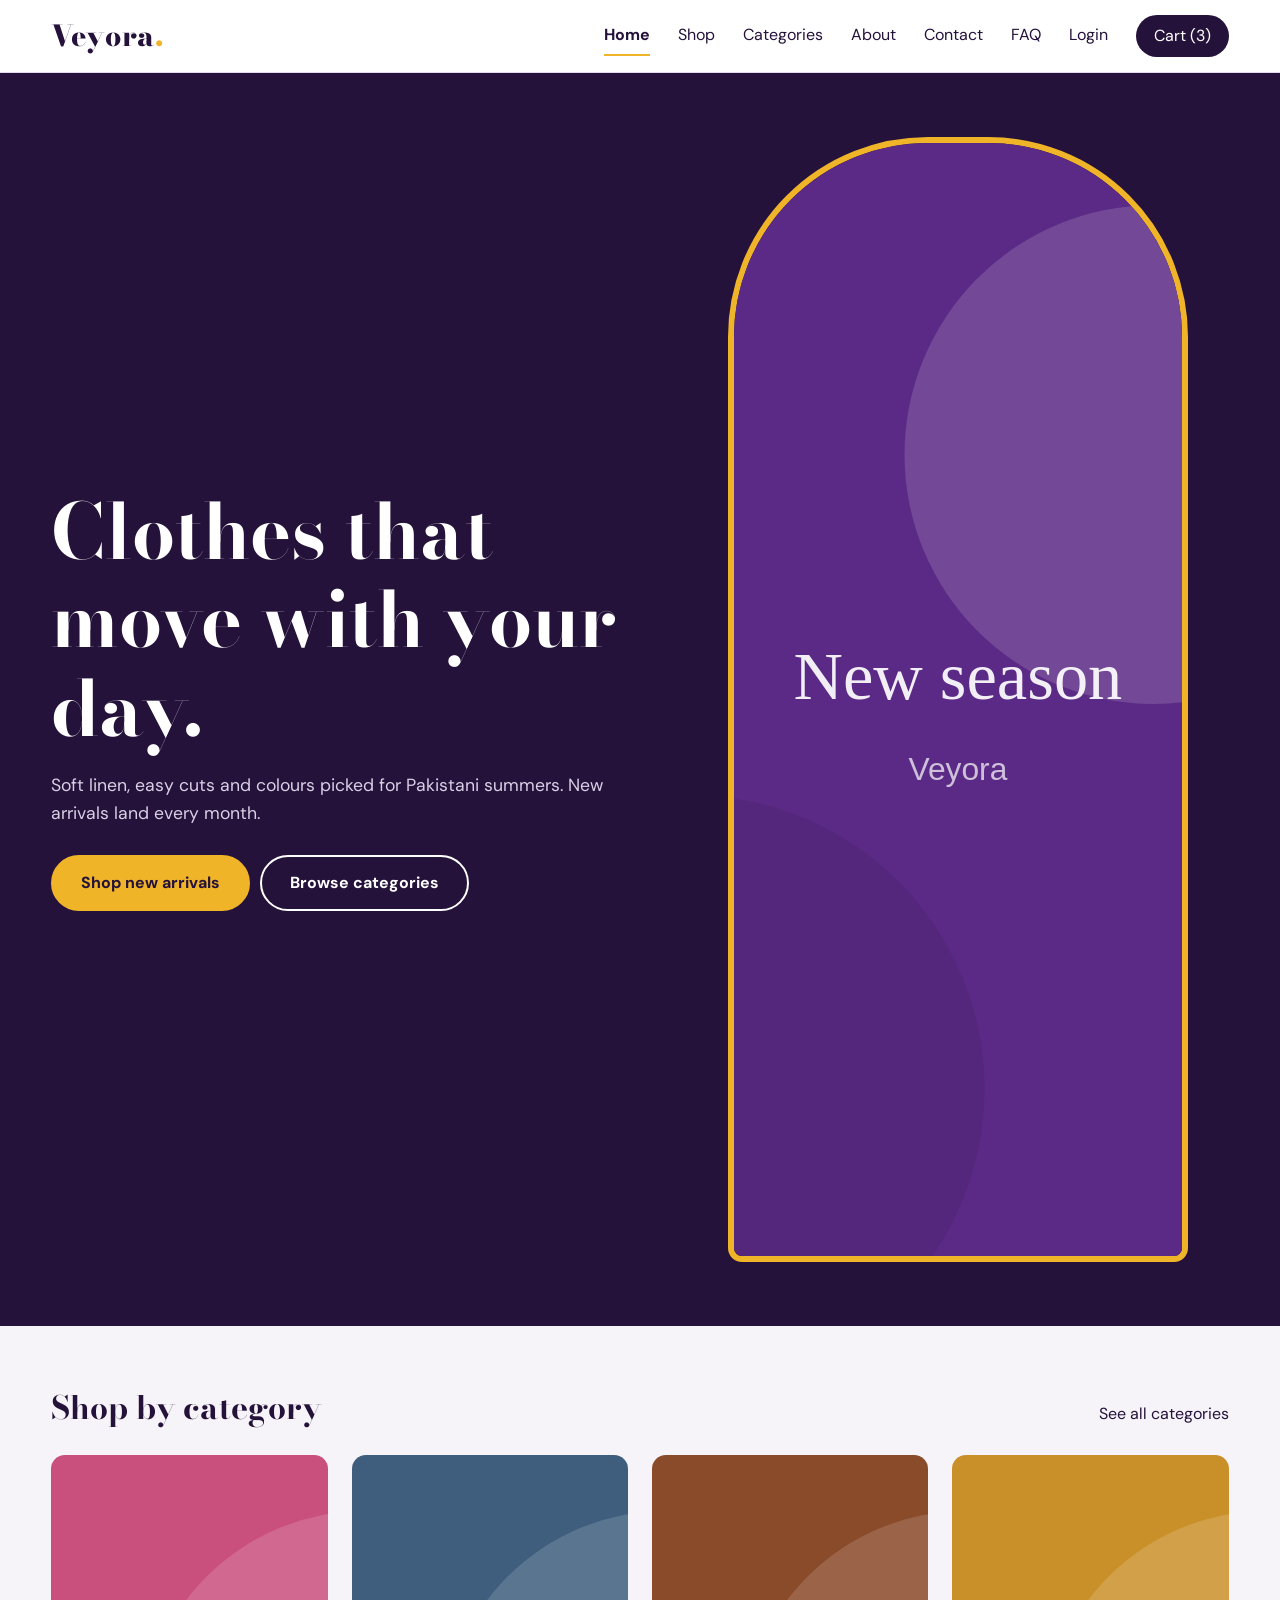
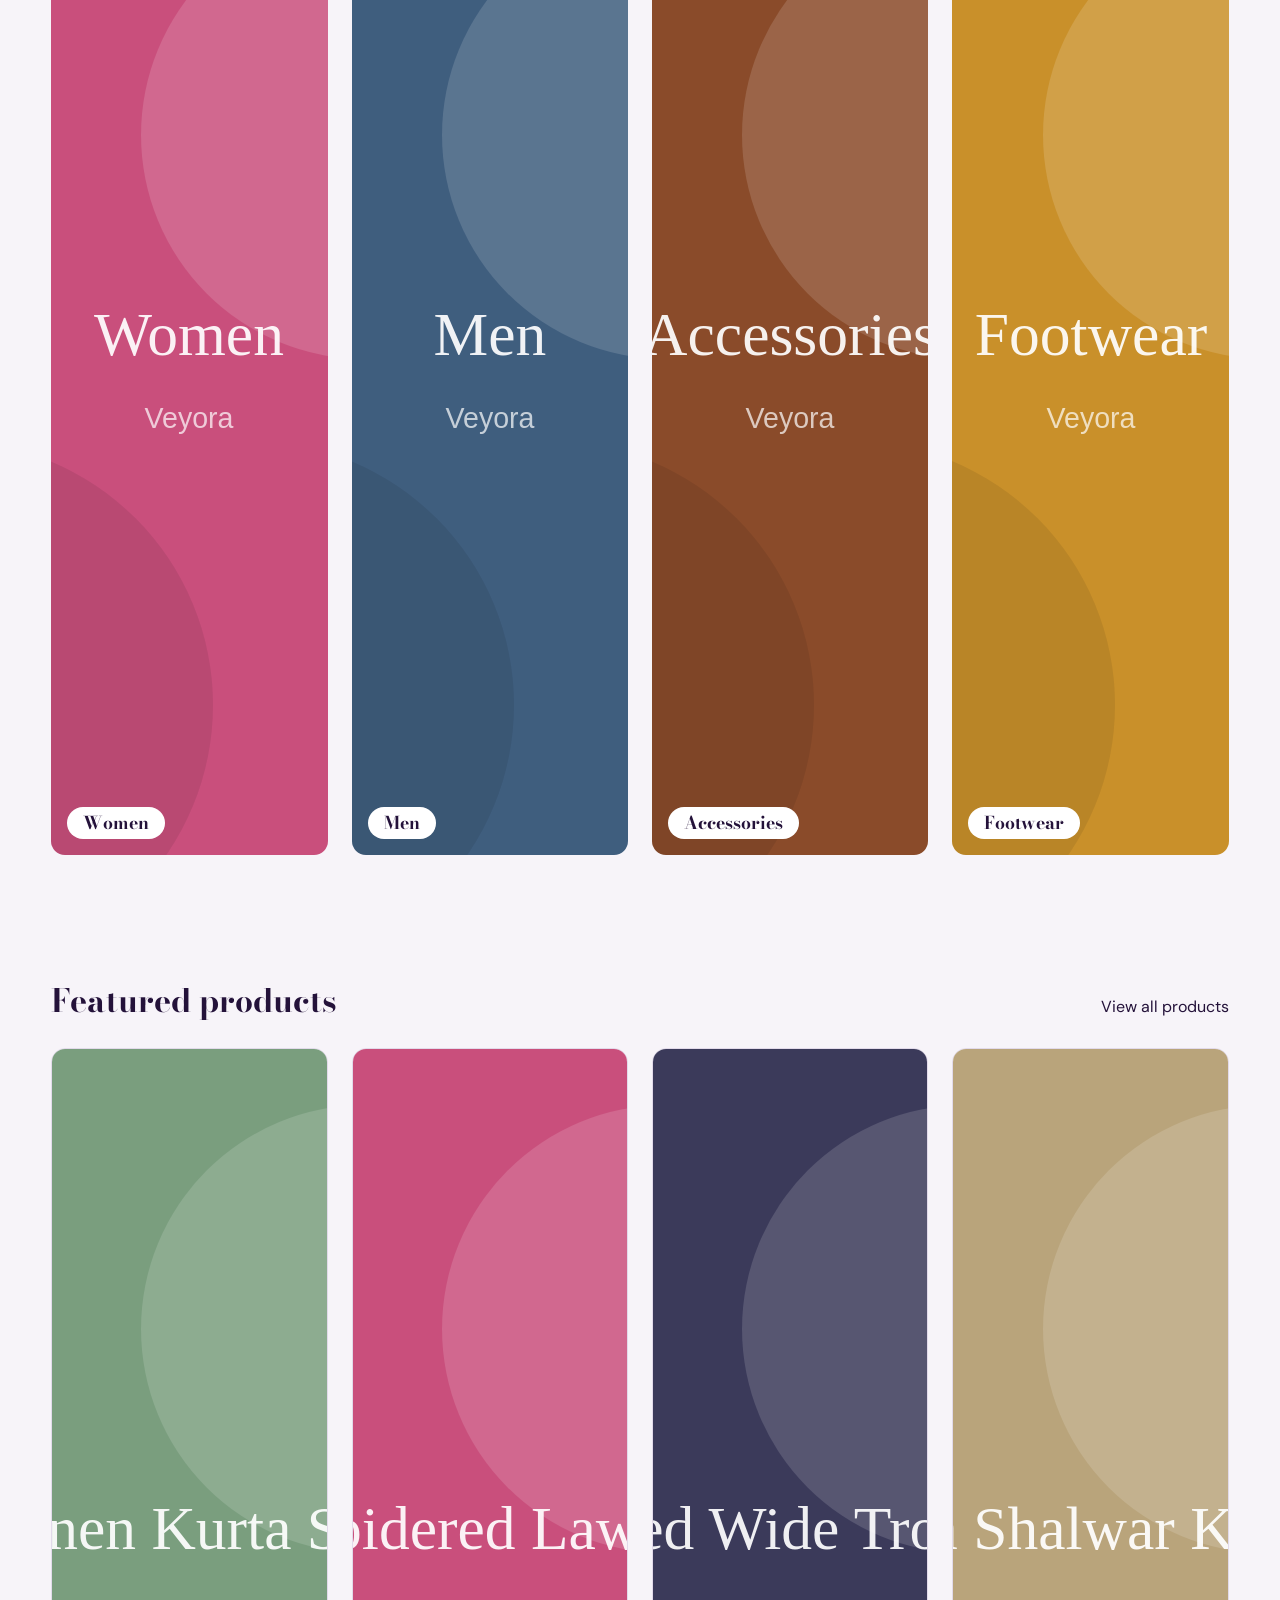
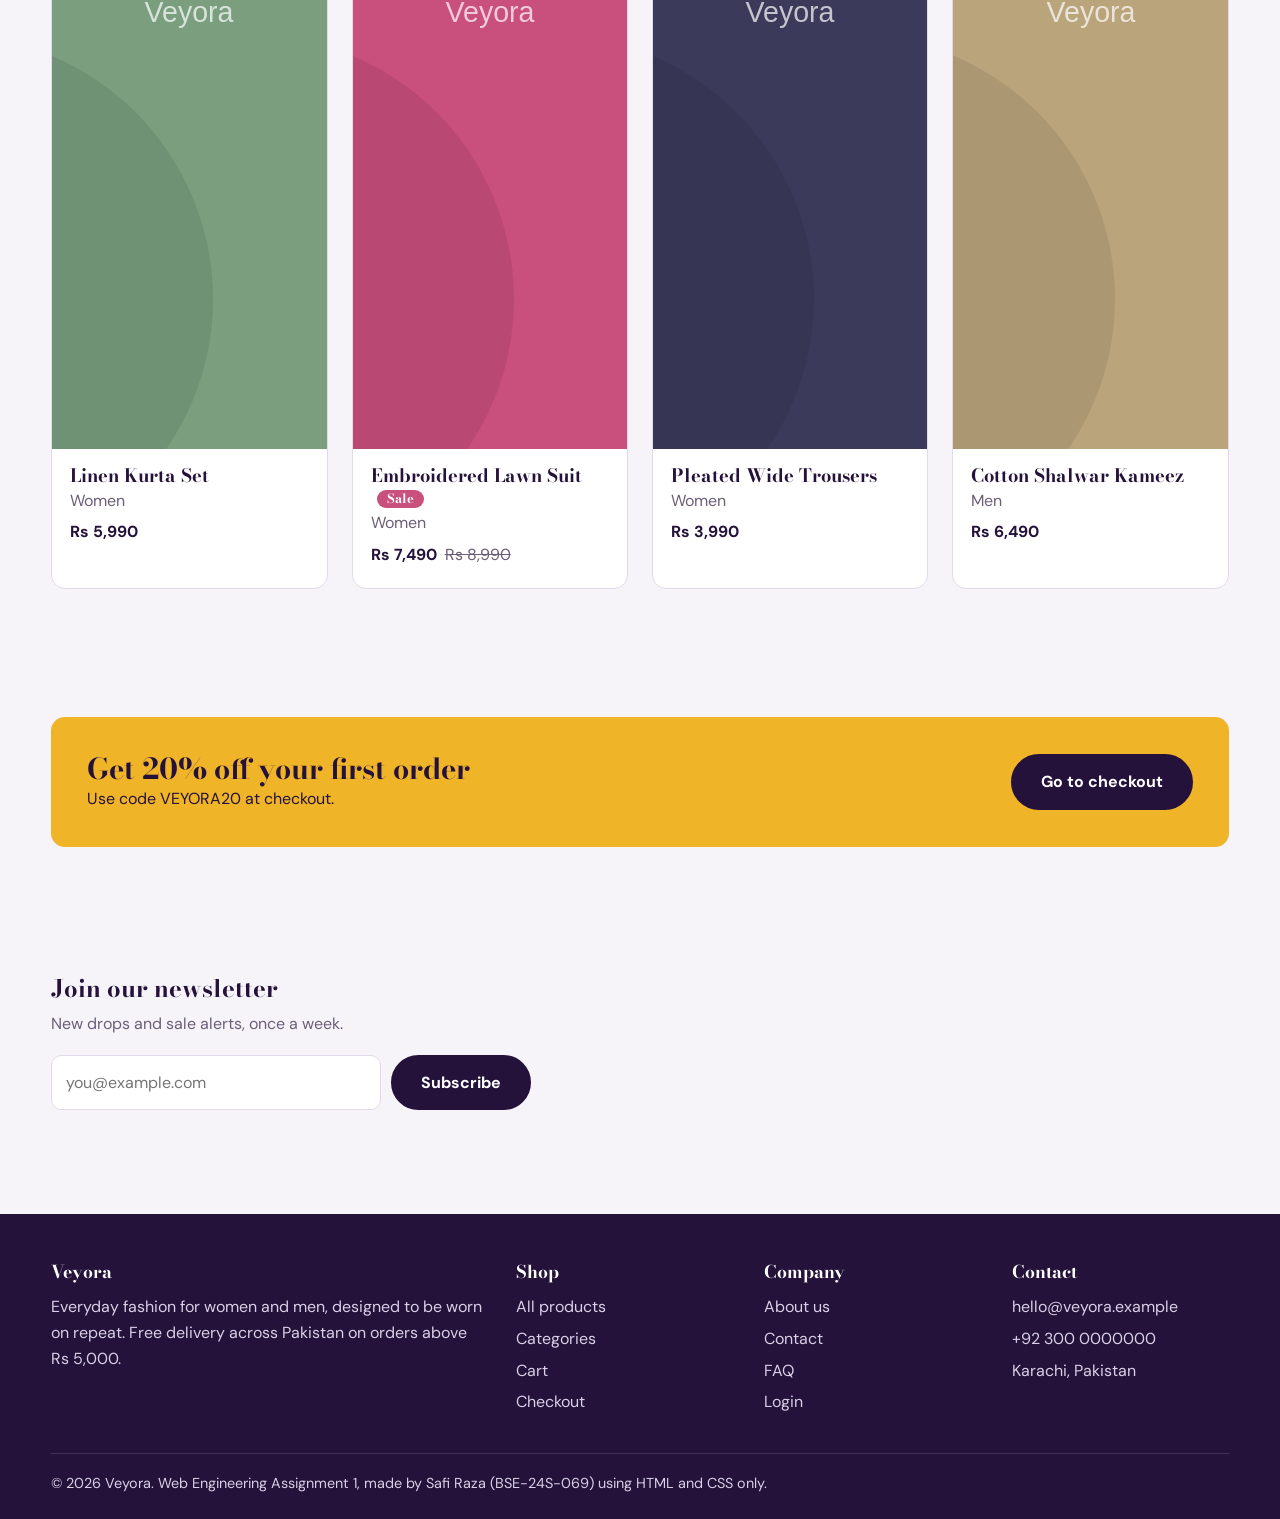
<file: index.html>
<!DOCTYPE html>
<html lang="en">
<head>
<meta charset="UTF-8">
<meta name="viewport" content="width=device-width, initial-scale=1">
<meta name="description" content="Veyora is a fashion store with everyday clothing, bags and footwear.">
<title>Home | Veyora</title>
<link rel="preconnect" href="https://fonts.googleapis.com">
<link rel="preconnect" href="https://fonts.gstatic.com" crossorigin>
<link href="https://fonts.googleapis.com/css2?family=Bodoni+Moda:wght@600;800&family=DM+Sans:wght@400;500;700&display=swap" rel="stylesheet">
<link rel="stylesheet" href="css/style.css">
</head>
<body>
<header class="site-header">
  <div class="container bar">
    <a class="logo" href="index.html">Veyora<span>.</span></a>
    <input type="checkbox" id="menu-toggle" class="menu-toggle" aria-label="Open menu">
    <label for="menu-toggle" class="burger" aria-hidden="true"><span></span><span></span><span></span></label>
    <nav class="nav" aria-label="Main navigation">
      <a href="index.html" aria-current="page">Home</a>
      <a href="shop.html">Shop</a>
      <a href="categories.html">Categories</a>
      <a href="about.html">About</a>
      <a href="contact.html">Contact</a>
      <a href="faq.html">FAQ</a>
      <a href="login.html">Login</a>
      <a class="cart-link" href="cart.html">Cart (3)</a>
    </nav>
  </div>
</header>
<main>
<section class="hero"><div class="container hero-inner">
  <div><h1>Clothes that move with your day.</h1><p>Soft linen, easy cuts and colours picked for Pakistani summers. New arrivals land every month.</p>
  <a class="btn" href="shop.html">Shop new arrivals</a><a class="btn btn-outline" href="categories.html">Browse categories</a></div>
  <img src="images/hero.svg" alt="Veyora new season collection banner" width="900" height="1125">
</div></section>
<section class="section"><div class="container"><div class="section-head"><h2>Shop by category</h2><a href="categories.html">See all categories</a></div>
<div class="grid grid-4"><a class="cat-card" href="shop.html"><img src="images/cat-women.svg" alt="Women category" width="800" height="1000"><h3>Women</h3></a>
<a class="cat-card" href="shop.html"><img src="images/cat-men.svg" alt="Men category" width="800" height="1000"><h3>Men</h3></a>
<a class="cat-card" href="shop.html"><img src="images/cat-accessories.svg" alt="Accessories category" width="800" height="1000"><h3>Accessories</h3></a>
<a class="cat-card" href="shop.html"><img src="images/cat-footwear.svg" alt="Footwear category" width="800" height="1000"><h3>Footwear</h3></a></div></div></section>
<section class="section"><div class="container"><div class="section-head"><h2>Featured products</h2><a href="shop.html">View all products</a></div>
<div class="grid grid-4"><article class="card"><a href="product.html"><img src="images/p1.svg" alt="Linen Kurta Set in women collection" width="800" height="1000"></a>
<div class="card-body"><h3><a href="product.html">Linen Kurta Set</a></h3><p class="muted">Women</p><p class="price">Rs 5,990</p></div></article>
<article class="card"><a href="product.html"><img src="images/p2.svg" alt="Embroidered Lawn Suit in women collection" width="800" height="1000"></a>
<div class="card-body"><h3><a href="product.html">Embroidered Lawn Suit</a><span class="badge">Sale</span></h3><p class="muted">Women</p><p class="price">Rs 7,490<del>Rs 8,990</del></p></div></article>
<article class="card"><a href="product.html"><img src="images/p3.svg" alt="Pleated Wide Trousers in women collection" width="800" height="1000"></a>
<div class="card-body"><h3><a href="product.html">Pleated Wide Trousers</a></h3><p class="muted">Women</p><p class="price">Rs 3,990</p></div></article>
<article class="card"><a href="product.html"><img src="images/p4.svg" alt="Cotton Shalwar Kameez in men collection" width="800" height="1000"></a>
<div class="card-body"><h3><a href="product.html">Cotton Shalwar Kameez</a></h3><p class="muted">Men</p><p class="price">Rs 6,490</p></div></article></div></div></section>
<section class="section"><div class="container"><div class="offer"><div><h2>Get 20% off your first order</h2><p>Use code VEYORA20 at checkout.</p></div><a class="btn btn-dark" href="checkout.html">Go to checkout</a></div></div></section>
<section class="section"><div class="container"><h2>Join our newsletter</h2><p class="muted" style="margin:8px 0 18px">New drops and sale alerts, once a week.</p>
<form class="newsletter" action="#" method="get"><label for="nl-email" class="sr" style="display:none">Email</label><input id="nl-email" type="email" name="email" placeholder="you@example.com" required><button class="btn btn-dark" type="submit">Subscribe</button></form></div></section>
</main>
<footer class="site-footer">
  <div class="container">
    <div class="footer-grid">
      <div><h3>Veyora</h3><p>Everyday fashion for women and men, designed to be worn on repeat. Free delivery across Pakistan on orders above Rs 5,000.</p></div>
      <div><h3>Shop</h3><ul><li><a href="shop.html">All products</a></li><li><a href="categories.html">Categories</a></li><li><a href="cart.html">Cart</a></li><li><a href="checkout.html">Checkout</a></li></ul></div>
      <div><h3>Company</h3><ul><li><a href="about.html">About us</a></li><li><a href="contact.html">Contact</a></li><li><a href="faq.html">FAQ</a></li><li><a href="login.html">Login</a></li></ul></div>
      <div><h3>Contact</h3><ul><li>hello@veyora.example</li><li>+92 300 0000000</li><li>Karachi, Pakistan</li></ul></div>
    </div>
    <p class="copy">&copy; 2026 Veyora. Web Engineering Assignment 1, made by Safi Raza (BSE-24S-069) using HTML and CSS only.</p>
  </div>
</footer>
</body>
</html>
</file>
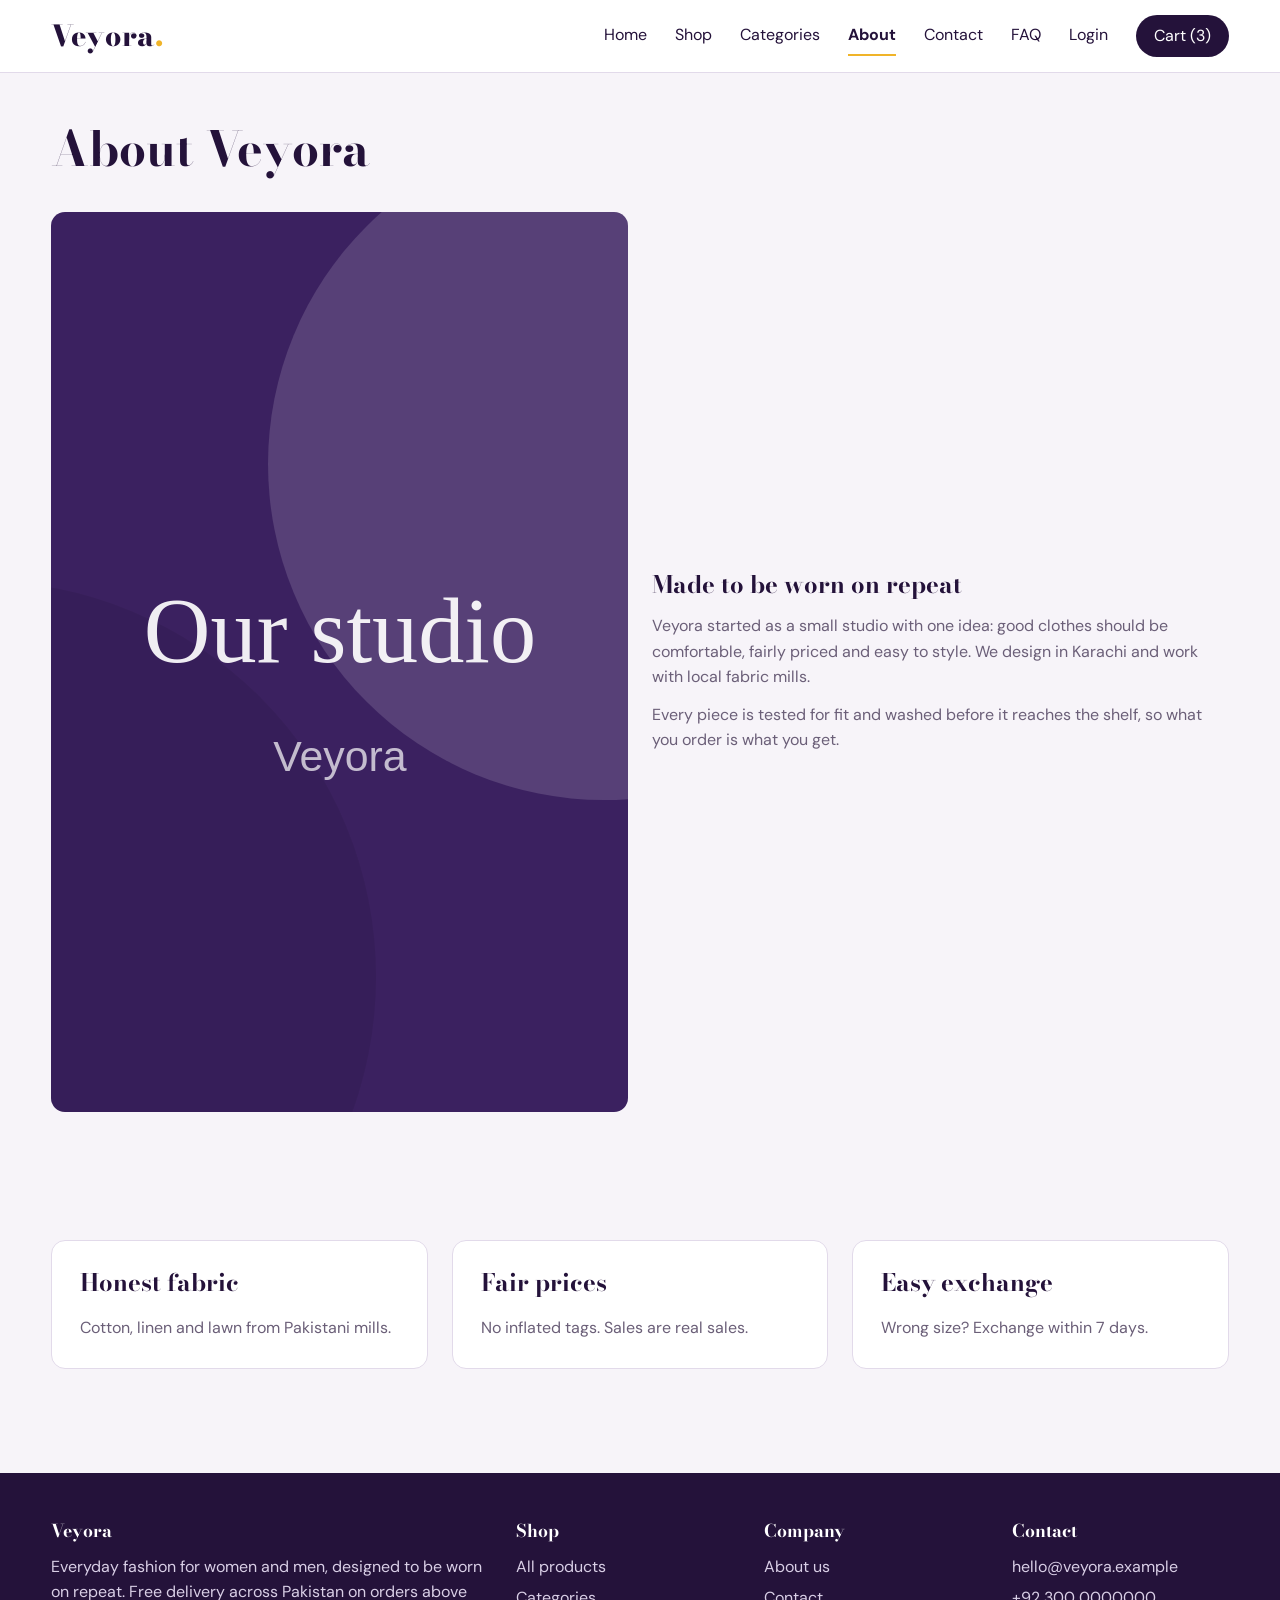
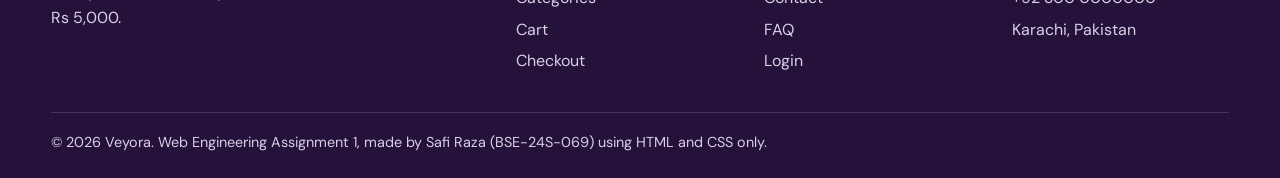
<file: about.html>
<!DOCTYPE html>
<html lang="en">
<head>
<meta charset="UTF-8">
<meta name="viewport" content="width=device-width, initial-scale=1">
<meta name="description" content="About the Veyora fashion brand.">
<title>About | Veyora</title>
<link rel="preconnect" href="https://fonts.googleapis.com">
<link rel="preconnect" href="https://fonts.gstatic.com" crossorigin>
<link href="https://fonts.googleapis.com/css2?family=Bodoni+Moda:wght@600;800&family=DM+Sans:wght@400;500;700&display=swap" rel="stylesheet">
<link rel="stylesheet" href="css/style.css">
</head>
<body>
<header class="site-header">
  <div class="container bar">
    <a class="logo" href="index.html">Veyora<span>.</span></a>
    <input type="checkbox" id="menu-toggle" class="menu-toggle" aria-label="Open menu">
    <label for="menu-toggle" class="burger" aria-hidden="true"><span></span><span></span><span></span></label>
    <nav class="nav" aria-label="Main navigation">
      <a href="index.html">Home</a>
      <a href="shop.html">Shop</a>
      <a href="categories.html">Categories</a>
      <a href="about.html" aria-current="page">About</a>
      <a href="contact.html">Contact</a>
      <a href="faq.html">FAQ</a>
      <a href="login.html">Login</a>
      <a class="cart-link" href="cart.html">Cart (3)</a>
    </nav>
  </div>
</header>
<main>
<section class="page-title"><div class="container"><h1>About Veyora</h1></div></section><section class="section" style="padding-top:28px"><div class="container grid grid-2" style="align-items:center">
<img class="about-img" src="images/about.svg" alt="Veyora design studio" width="1200" height="900">
<div><h2 style="margin-bottom:14px">Made to be worn on repeat</h2><p class="muted" style="margin-bottom:12px">Veyora started as a small studio with one idea: good clothes should be comfortable, fairly priced and easy to style. We design in Karachi and work with local fabric mills.</p>
<p class="muted">Every piece is tested for fit and washed before it reaches the shelf, so what you order is what you get.</p></div></div></section>
<section class="section"><div class="container grid grid-3">
<div class="panel"><h2>Honest fabric</h2><p class="muted">Cotton, linen and lawn from Pakistani mills.</p></div>
<div class="panel"><h2>Fair prices</h2><p class="muted">No inflated tags. Sales are real sales.</p></div>
<div class="panel"><h2>Easy exchange</h2><p class="muted">Wrong size? Exchange within 7 days.</p></div></div></section>
</main>
<footer class="site-footer">
  <div class="container">
    <div class="footer-grid">
      <div><h3>Veyora</h3><p>Everyday fashion for women and men, designed to be worn on repeat. Free delivery across Pakistan on orders above Rs 5,000.</p></div>
      <div><h3>Shop</h3><ul><li><a href="shop.html">All products</a></li><li><a href="categories.html">Categories</a></li><li><a href="cart.html">Cart</a></li><li><a href="checkout.html">Checkout</a></li></ul></div>
      <div><h3>Company</h3><ul><li><a href="about.html">About us</a></li><li><a href="contact.html">Contact</a></li><li><a href="faq.html">FAQ</a></li><li><a href="login.html">Login</a></li></ul></div>
      <div><h3>Contact</h3><ul><li>hello@veyora.example</li><li>+92 300 0000000</li><li>Karachi, Pakistan</li></ul></div>
    </div>
    <p class="copy">&copy; 2026 Veyora. Web Engineering Assignment 1, made by Safi Raza (BSE-24S-069) using HTML and CSS only.</p>
  </div>
</footer>
</body>
</html>
</file>
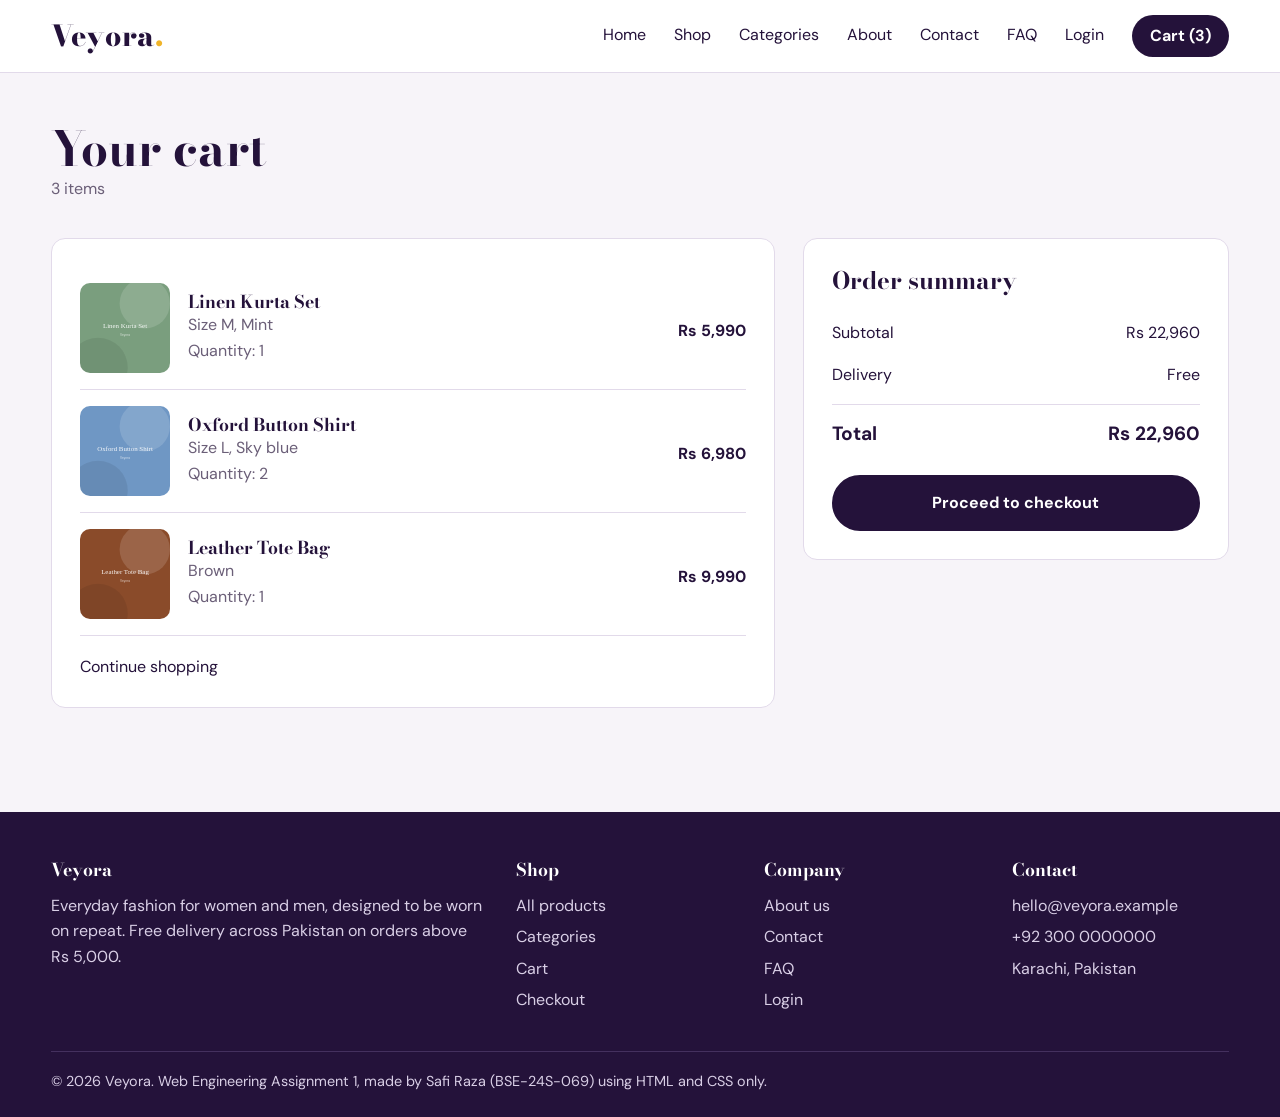
<file: cart.html>
<!DOCTYPE html>
<html lang="en">
<head>
<meta charset="UTF-8">
<meta name="viewport" content="width=device-width, initial-scale=1">
<meta name="description" content="Review the items in your Veyora cart.">
<title>Cart | Veyora</title>
<link rel="preconnect" href="https://fonts.googleapis.com">
<link rel="preconnect" href="https://fonts.gstatic.com" crossorigin>
<link href="https://fonts.googleapis.com/css2?family=Bodoni+Moda:wght@600;800&family=DM+Sans:wght@400;500;700&display=swap" rel="stylesheet">
<link rel="stylesheet" href="css/style.css">
</head>
<body>
<header class="site-header">
  <div class="container bar">
    <a class="logo" href="index.html">Veyora<span>.</span></a>
    <input type="checkbox" id="menu-toggle" class="menu-toggle" aria-label="Open menu">
    <label for="menu-toggle" class="burger" aria-hidden="true"><span></span><span></span><span></span></label>
    <nav class="nav" aria-label="Main navigation">
      <a href="index.html">Home</a>
      <a href="shop.html">Shop</a>
      <a href="categories.html">Categories</a>
      <a href="about.html">About</a>
      <a href="contact.html">Contact</a>
      <a href="faq.html">FAQ</a>
      <a href="login.html">Login</a>
      <a class="cart-link" href="cart.html" aria-current="page">Cart (3)</a>
    </nav>
  </div>
</header>
<main>
<section class="page-title"><div class="container"><h1>Your cart</h1><p class="muted">3 items</p></div></section><section class="section" style="padding-top:28px"><div class="container layout-side">
<div class="panel"><div class="cart-item"><img src="images/p1.svg" alt="Linen Kurta Set" width="90" height="90"><div><h3 style="font-size:1.1rem">Linen Kurta Set</h3><p class="muted">Size M, Mint</p><p class="muted">Quantity: 1</p></div><p class="price">Rs 5,990</p></div><div class="cart-item"><img src="images/p5.svg" alt="Oxford Button Shirt" width="90" height="90"><div><h3 style="font-size:1.1rem">Oxford Button Shirt</h3><p class="muted">Size L, Sky blue</p><p class="muted">Quantity: 2</p></div><p class="price">Rs 6,980</p></div><div class="cart-item"><img src="images/p7.svg" alt="Leather Tote Bag" width="90" height="90"><div><h3 style="font-size:1.1rem">Leather Tote Bag</h3><p class="muted">Brown</p><p class="muted">Quantity: 1</p></div><p class="price">Rs 9,990</p></div>
<p style="margin-top:18px"><a href="shop.html">Continue shopping</a></p></div>
<aside class="panel"><h2>Order summary</h2>
<div class="summary-row"><span>Subtotal</span><span>Rs 22,960</span></div><div class="summary-row"><span>Delivery</span><span>Free</span></div>
<div class="summary-row summary-total"><span>Total</span><span>Rs 22,960</span></div>
<p style="margin-top:18px"><a class="btn btn-dark btn-block" href="checkout.html">Proceed to checkout</a></p></aside></div></section>
</main>
<footer class="site-footer">
  <div class="container">
    <div class="footer-grid">
      <div><h3>Veyora</h3><p>Everyday fashion for women and men, designed to be worn on repeat. Free delivery across Pakistan on orders above Rs 5,000.</p></div>
      <div><h3>Shop</h3><ul><li><a href="shop.html">All products</a></li><li><a href="categories.html">Categories</a></li><li><a href="cart.html">Cart</a></li><li><a href="checkout.html">Checkout</a></li></ul></div>
      <div><h3>Company</h3><ul><li><a href="about.html">About us</a></li><li><a href="contact.html">Contact</a></li><li><a href="faq.html">FAQ</a></li><li><a href="login.html">Login</a></li></ul></div>
      <div><h3>Contact</h3><ul><li>hello@veyora.example</li><li>+92 300 0000000</li><li>Karachi, Pakistan</li></ul></div>
    </div>
    <p class="copy">&copy; 2026 Veyora. Web Engineering Assignment 1, made by Safi Raza (BSE-24S-069) using HTML and CSS only.</p>
  </div>
</footer>
</body>
</html>
</file>
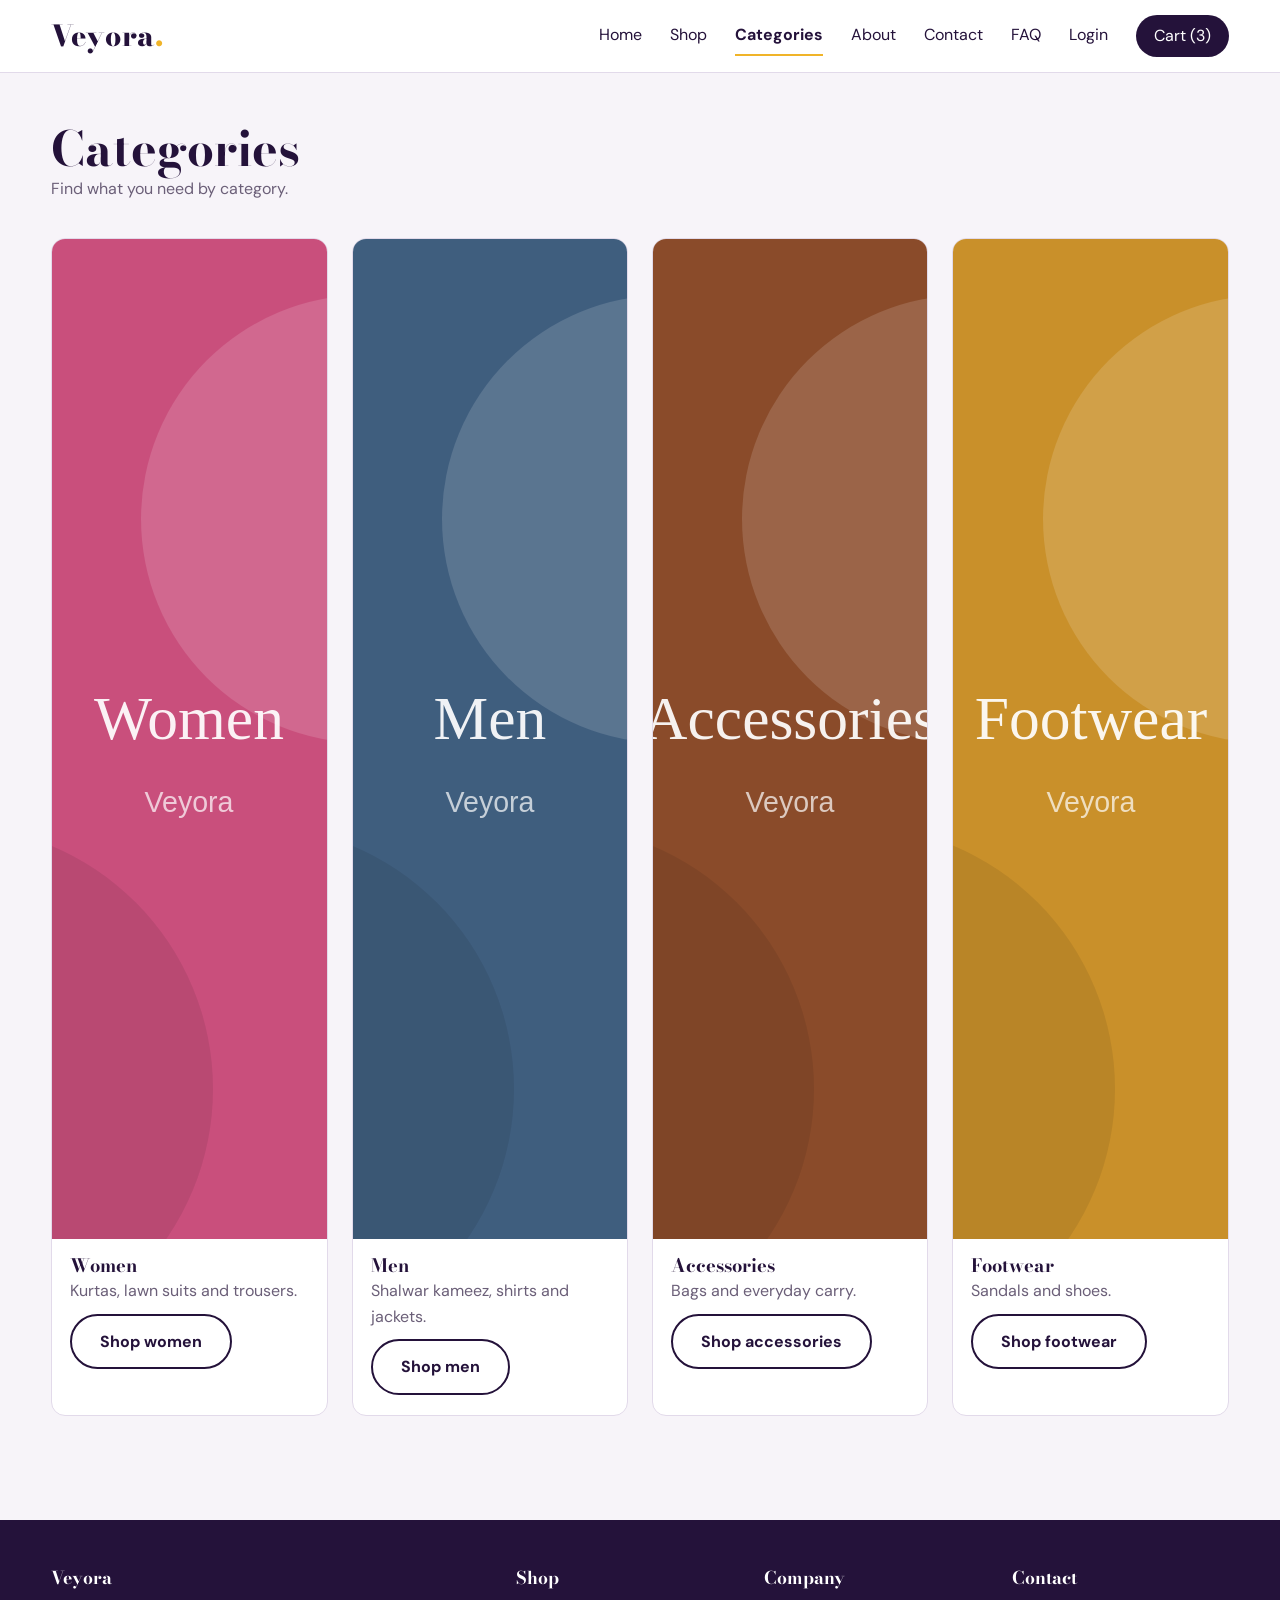
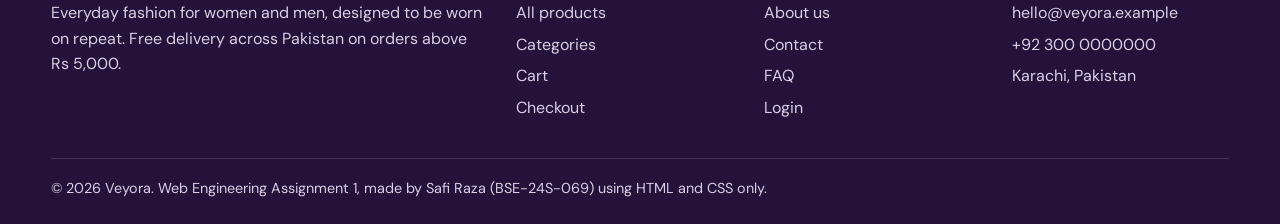
<file: categories.html>
<!DOCTYPE html>
<html lang="en">
<head>
<meta charset="UTF-8">
<meta name="viewport" content="width=device-width, initial-scale=1">
<meta name="description" content="Veyora product categories.">
<title>Categories | Veyora</title>
<link rel="preconnect" href="https://fonts.googleapis.com">
<link rel="preconnect" href="https://fonts.gstatic.com" crossorigin>
<link href="https://fonts.googleapis.com/css2?family=Bodoni+Moda:wght@600;800&family=DM+Sans:wght@400;500;700&display=swap" rel="stylesheet">
<link rel="stylesheet" href="css/style.css">
</head>
<body>
<header class="site-header">
  <div class="container bar">
    <a class="logo" href="index.html">Veyora<span>.</span></a>
    <input type="checkbox" id="menu-toggle" class="menu-toggle" aria-label="Open menu">
    <label for="menu-toggle" class="burger" aria-hidden="true"><span></span><span></span><span></span></label>
    <nav class="nav" aria-label="Main navigation">
      <a href="index.html">Home</a>
      <a href="shop.html">Shop</a>
      <a href="categories.html" aria-current="page">Categories</a>
      <a href="about.html">About</a>
      <a href="contact.html">Contact</a>
      <a href="faq.html">FAQ</a>
      <a href="login.html">Login</a>
      <a class="cart-link" href="cart.html">Cart (3)</a>
    </nav>
  </div>
</header>
<main>
<section class="page-title"><div class="container"><h1>Categories</h1><p class="muted">Find what you need by category.</p></div></section><section class="section" style="padding-top:28px"><div class="container"><div class="grid grid-4"><article class="card"><a href="shop.html"><img src="images/cat-women.svg" alt="Women category" width="800" height="1000"></a><div class="card-body"><h3>Women</h3><p class="muted">Kurtas, lawn suits and trousers.</p><p style="margin-top:10px"><a class="btn btn-outline" href="shop.html">Shop women</a></p></div></article><article class="card"><a href="shop.html"><img src="images/cat-men.svg" alt="Men category" width="800" height="1000"></a><div class="card-body"><h3>Men</h3><p class="muted">Shalwar kameez, shirts and jackets.</p><p style="margin-top:10px"><a class="btn btn-outline" href="shop.html">Shop men</a></p></div></article><article class="card"><a href="shop.html"><img src="images/cat-accessories.svg" alt="Accessories category" width="800" height="1000"></a><div class="card-body"><h3>Accessories</h3><p class="muted">Bags and everyday carry.</p><p style="margin-top:10px"><a class="btn btn-outline" href="shop.html">Shop accessories</a></p></div></article><article class="card"><a href="shop.html"><img src="images/cat-footwear.svg" alt="Footwear category" width="800" height="1000"></a><div class="card-body"><h3>Footwear</h3><p class="muted">Sandals and shoes.</p><p style="margin-top:10px"><a class="btn btn-outline" href="shop.html">Shop footwear</a></p></div></article></div></div></section>
</main>
<footer class="site-footer">
  <div class="container">
    <div class="footer-grid">
      <div><h3>Veyora</h3><p>Everyday fashion for women and men, designed to be worn on repeat. Free delivery across Pakistan on orders above Rs 5,000.</p></div>
      <div><h3>Shop</h3><ul><li><a href="shop.html">All products</a></li><li><a href="categories.html">Categories</a></li><li><a href="cart.html">Cart</a></li><li><a href="checkout.html">Checkout</a></li></ul></div>
      <div><h3>Company</h3><ul><li><a href="about.html">About us</a></li><li><a href="contact.html">Contact</a></li><li><a href="faq.html">FAQ</a></li><li><a href="login.html">Login</a></li></ul></div>
      <div><h3>Contact</h3><ul><li>hello@veyora.example</li><li>+92 300 0000000</li><li>Karachi, Pakistan</li></ul></div>
    </div>
    <p class="copy">&copy; 2026 Veyora. Web Engineering Assignment 1, made by Safi Raza (BSE-24S-069) using HTML and CSS only.</p>
  </div>
</footer>
</body>
</html>
</file>
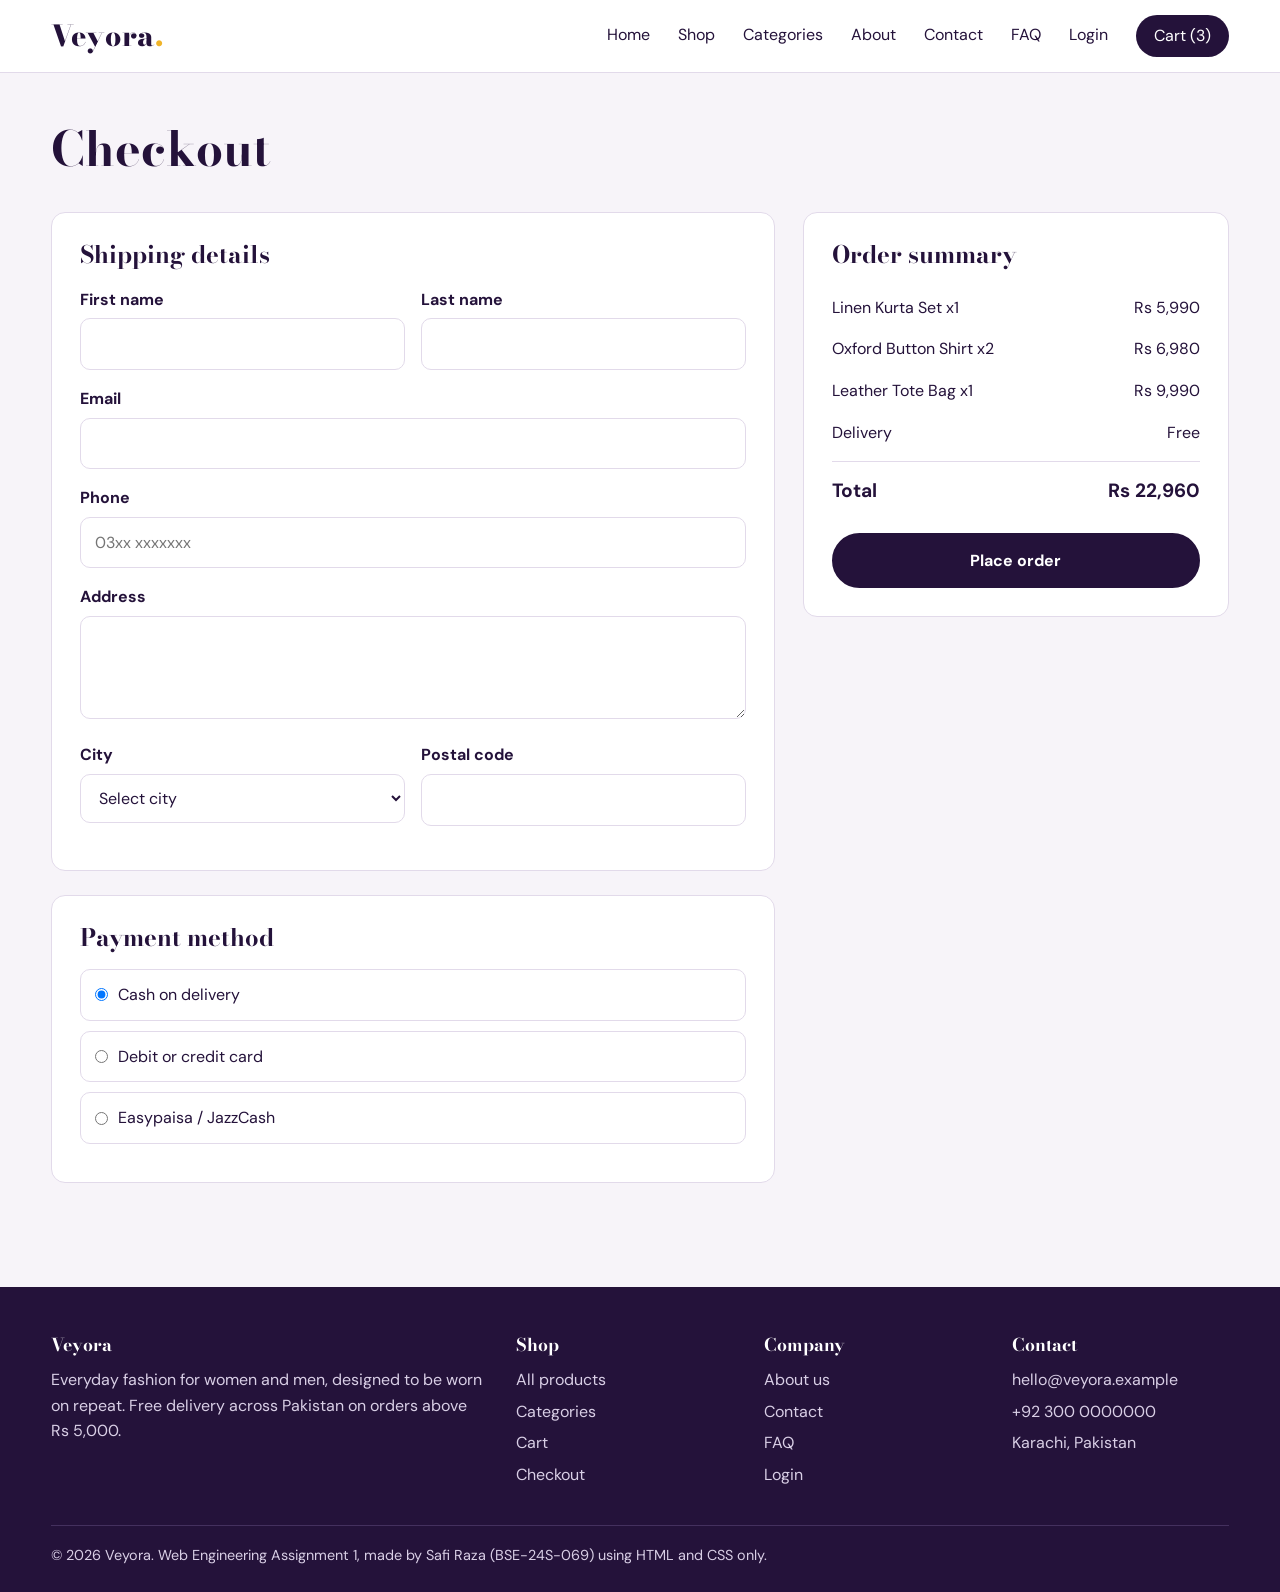
<file: checkout.html>
<!DOCTYPE html>
<html lang="en">
<head>
<meta charset="UTF-8">
<meta name="viewport" content="width=device-width, initial-scale=1">
<meta name="description" content="Enter shipping and payment details.">
<title>Checkout | Veyora</title>
<link rel="preconnect" href="https://fonts.googleapis.com">
<link rel="preconnect" href="https://fonts.gstatic.com" crossorigin>
<link href="https://fonts.googleapis.com/css2?family=Bodoni+Moda:wght@600;800&family=DM+Sans:wght@400;500;700&display=swap" rel="stylesheet">
<link rel="stylesheet" href="css/style.css">
</head>
<body>
<header class="site-header">
  <div class="container bar">
    <a class="logo" href="index.html">Veyora<span>.</span></a>
    <input type="checkbox" id="menu-toggle" class="menu-toggle" aria-label="Open menu">
    <label for="menu-toggle" class="burger" aria-hidden="true"><span></span><span></span><span></span></label>
    <nav class="nav" aria-label="Main navigation">
      <a href="index.html">Home</a>
      <a href="shop.html">Shop</a>
      <a href="categories.html">Categories</a>
      <a href="about.html">About</a>
      <a href="contact.html">Contact</a>
      <a href="faq.html">FAQ</a>
      <a href="login.html">Login</a>
      <a class="cart-link" href="cart.html">Cart (3)</a>
    </nav>
  </div>
</header>
<main>
<section class="page-title"><div class="container"><h1>Checkout</h1></div></section><section class="section" style="padding-top:28px"><div class="container"><form class="layout-side" action="index.html" method="get">
<div><div class="panel" style="margin-bottom:24px"><h2>Shipping details</h2>
<div class="form-row"><div class="field"><label for="fn">First name</label><input id="fn" name="first" type="text" required></div><div class="field"><label for="ln">Last name</label><input id="ln" name="last" type="text" required></div></div>
<div class="field"><label for="em">Email</label><input id="em" name="email" type="email" required></div>
<div class="field"><label for="ph">Phone</label><input id="ph" name="phone" type="tel" placeholder="03xx xxxxxxx" required></div>
<div class="field"><label for="ad">Address</label><textarea id="ad" name="address" rows="3" required></textarea></div>
<div class="form-row"><div class="field"><label for="ct">City</label><select id="ct" name="city" required><option value="">Select city</option><option>Karachi</option><option>Lahore</option><option>Islamabad</option><option>Other</option></select></div><div class="field"><label for="pc">Postal code</label><input id="pc" name="postal" type="text" inputmode="numeric"></div></div></div>
<div class="panel"><h2>Payment method</h2>
<label class="radio-line"><input type="radio" name="pay" value="cod" checked> Cash on delivery</label>
<label class="radio-line"><input type="radio" name="pay" value="card"> Debit or credit card</label>
<label class="radio-line"><input type="radio" name="pay" value="wallet"> Easypaisa / JazzCash</label></div></div>
<aside class="panel"><h2>Order summary</h2><div class="summary-row"><span>Linen Kurta Set x1</span><span>Rs 5,990</span></div><div class="summary-row"><span>Oxford Button Shirt x2</span><span>Rs 6,980</span></div><div class="summary-row"><span>Leather Tote Bag x1</span><span>Rs 9,990</span></div>
<div class="summary-row"><span>Delivery</span><span>Free</span></div><div class="summary-row summary-total"><span>Total</span><span>Rs 22,960</span></div>
<button class="btn btn-dark btn-block" type="submit" style="margin-top:18px">Place order</button></aside></form></div></section>
</main>
<footer class="site-footer">
  <div class="container">
    <div class="footer-grid">
      <div><h3>Veyora</h3><p>Everyday fashion for women and men, designed to be worn on repeat. Free delivery across Pakistan on orders above Rs 5,000.</p></div>
      <div><h3>Shop</h3><ul><li><a href="shop.html">All products</a></li><li><a href="categories.html">Categories</a></li><li><a href="cart.html">Cart</a></li><li><a href="checkout.html">Checkout</a></li></ul></div>
      <div><h3>Company</h3><ul><li><a href="about.html">About us</a></li><li><a href="contact.html">Contact</a></li><li><a href="faq.html">FAQ</a></li><li><a href="login.html">Login</a></li></ul></div>
      <div><h3>Contact</h3><ul><li>hello@veyora.example</li><li>+92 300 0000000</li><li>Karachi, Pakistan</li></ul></div>
    </div>
    <p class="copy">&copy; 2026 Veyora. Web Engineering Assignment 1, made by Safi Raza (BSE-24S-069) using HTML and CSS only.</p>
  </div>
</footer>
</body>
</html>
</file>
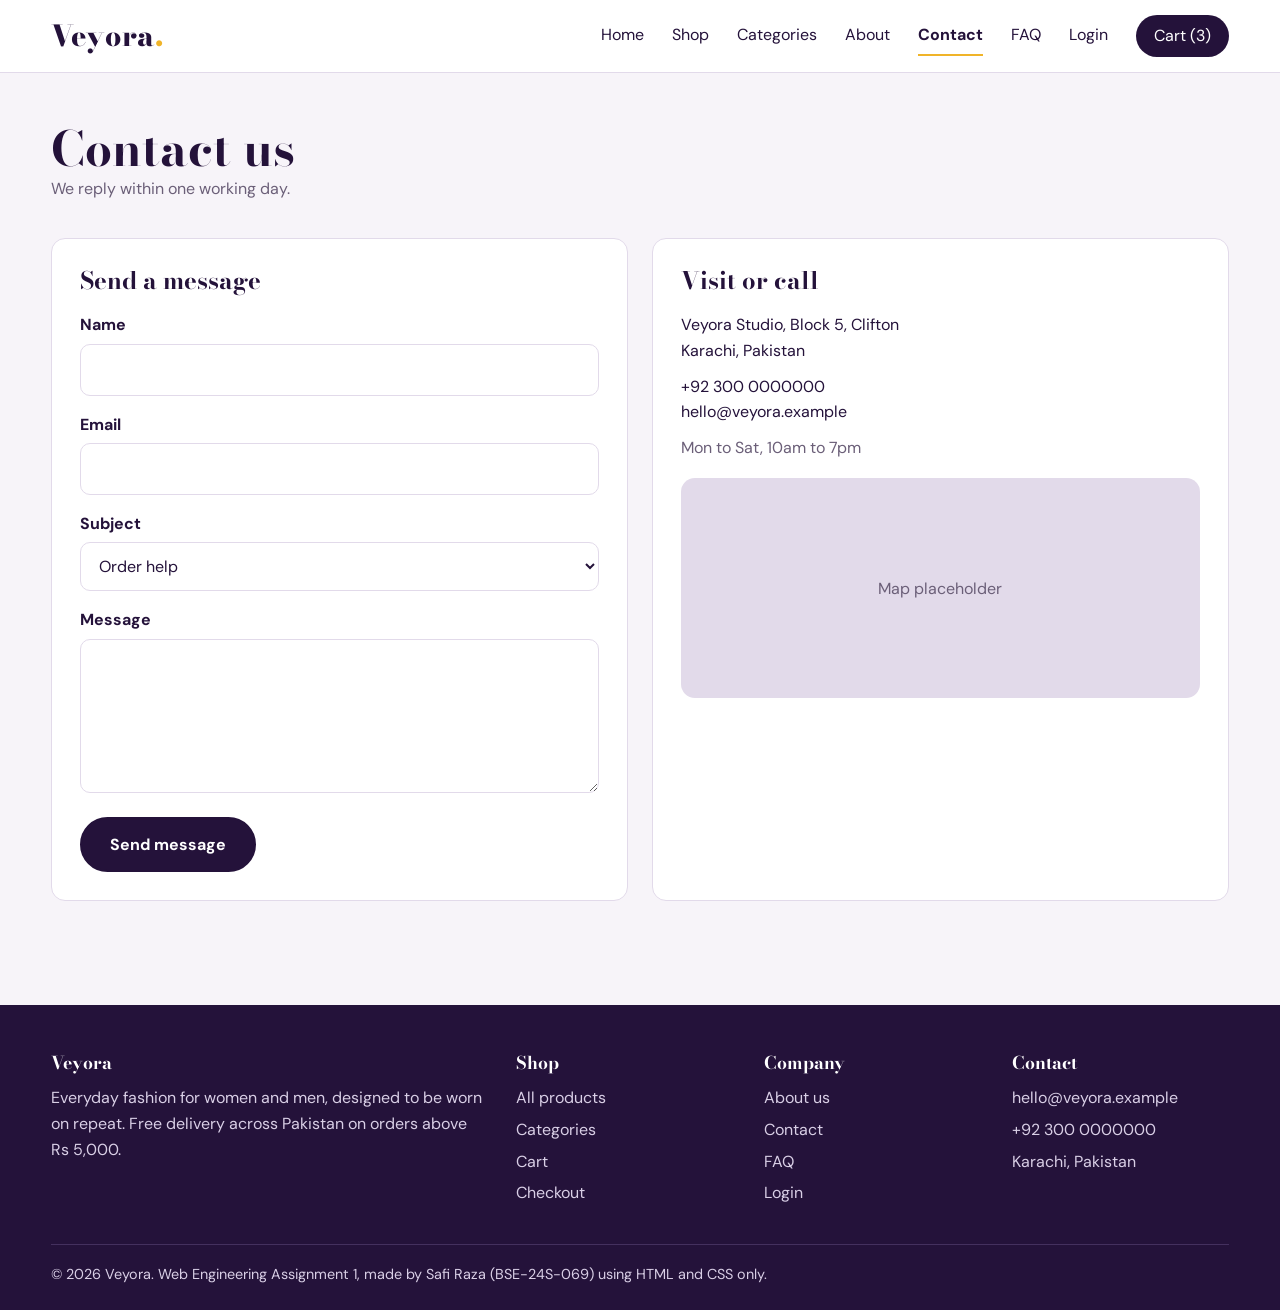
<file: contact.html>
<!DOCTYPE html>
<html lang="en">
<head>
<meta charset="UTF-8">
<meta name="viewport" content="width=device-width, initial-scale=1">
<meta name="description" content="Contact Veyora.">
<title>Contact | Veyora</title>
<link rel="preconnect" href="https://fonts.googleapis.com">
<link rel="preconnect" href="https://fonts.gstatic.com" crossorigin>
<link href="https://fonts.googleapis.com/css2?family=Bodoni+Moda:wght@600;800&family=DM+Sans:wght@400;500;700&display=swap" rel="stylesheet">
<link rel="stylesheet" href="css/style.css">
</head>
<body>
<header class="site-header">
  <div class="container bar">
    <a class="logo" href="index.html">Veyora<span>.</span></a>
    <input type="checkbox" id="menu-toggle" class="menu-toggle" aria-label="Open menu">
    <label for="menu-toggle" class="burger" aria-hidden="true"><span></span><span></span><span></span></label>
    <nav class="nav" aria-label="Main navigation">
      <a href="index.html">Home</a>
      <a href="shop.html">Shop</a>
      <a href="categories.html">Categories</a>
      <a href="about.html">About</a>
      <a href="contact.html" aria-current="page">Contact</a>
      <a href="faq.html">FAQ</a>
      <a href="login.html">Login</a>
      <a class="cart-link" href="cart.html">Cart (3)</a>
    </nav>
  </div>
</header>
<main>
<section class="page-title"><div class="container"><h1>Contact us</h1><p class="muted">We reply within one working day.</p></div></section><section class="section" style="padding-top:28px"><div class="container grid grid-2">
<form class="panel" action="index.html" method="get"><h2>Send a message</h2>
<div class="field"><label for="n">Name</label><input id="n" name="name" type="text" required></div>
<div class="field"><label for="e">Email</label><input id="e" name="email" type="email" required></div>
<div class="field"><label for="s">Subject</label><select id="s" name="subject"><option>Order help</option><option>Exchange</option><option>Other</option></select></div>
<div class="field"><label for="m">Message</label><textarea id="m" name="message" rows="5" required></textarea></div>
<button class="btn btn-dark" type="submit">Send message</button></form>
<div class="panel"><h2>Visit or call</h2><p>Veyora Studio, Block 5, Clifton<br>Karachi, Pakistan</p><p style="margin-top:10px">+92 300 0000000<br>hello@veyora.example</p><p class="muted" style="margin-top:10px">Mon to Sat, 10am to 7pm</p>
<div class="map-box" role="img" aria-label="Map placeholder">Map placeholder</div></div></div></section>
</main>
<footer class="site-footer">
  <div class="container">
    <div class="footer-grid">
      <div><h3>Veyora</h3><p>Everyday fashion for women and men, designed to be worn on repeat. Free delivery across Pakistan on orders above Rs 5,000.</p></div>
      <div><h3>Shop</h3><ul><li><a href="shop.html">All products</a></li><li><a href="categories.html">Categories</a></li><li><a href="cart.html">Cart</a></li><li><a href="checkout.html">Checkout</a></li></ul></div>
      <div><h3>Company</h3><ul><li><a href="about.html">About us</a></li><li><a href="contact.html">Contact</a></li><li><a href="faq.html">FAQ</a></li><li><a href="login.html">Login</a></li></ul></div>
      <div><h3>Contact</h3><ul><li>hello@veyora.example</li><li>+92 300 0000000</li><li>Karachi, Pakistan</li></ul></div>
    </div>
    <p class="copy">&copy; 2026 Veyora. Web Engineering Assignment 1, made by Safi Raza (BSE-24S-069) using HTML and CSS only.</p>
  </div>
</footer>
</body>
</html>
</file>
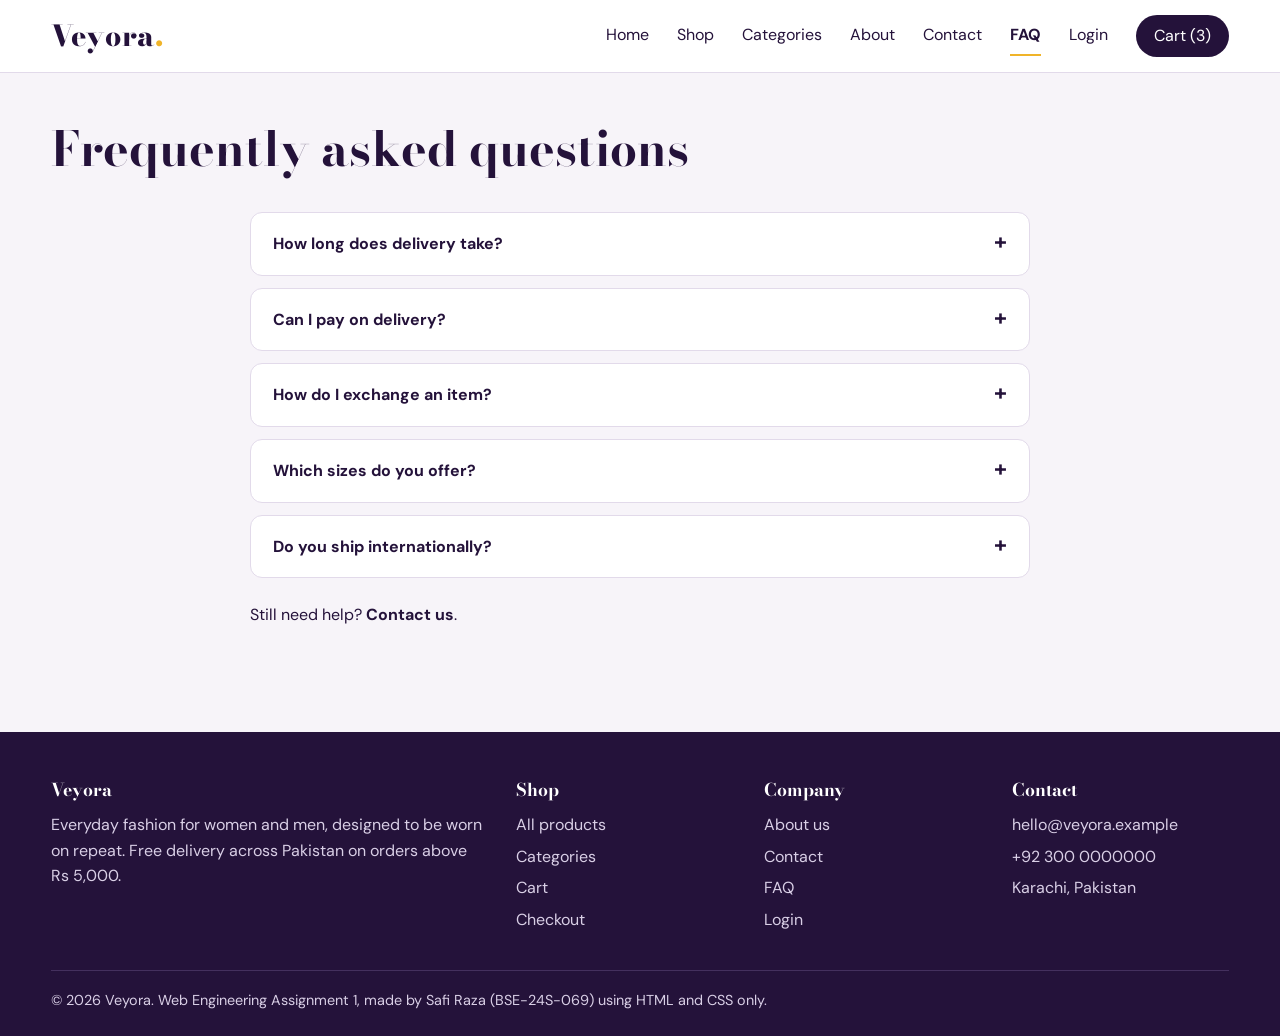
<file: faq.html>
<!DOCTYPE html>
<html lang="en">
<head>
<meta charset="UTF-8">
<meta name="viewport" content="width=device-width, initial-scale=1">
<meta name="description" content="Answers to common Veyora questions.">
<title>FAQ | Veyora</title>
<link rel="preconnect" href="https://fonts.googleapis.com">
<link rel="preconnect" href="https://fonts.gstatic.com" crossorigin>
<link href="https://fonts.googleapis.com/css2?family=Bodoni+Moda:wght@600;800&family=DM+Sans:wght@400;500;700&display=swap" rel="stylesheet">
<link rel="stylesheet" href="css/style.css">
</head>
<body>
<header class="site-header">
  <div class="container bar">
    <a class="logo" href="index.html">Veyora<span>.</span></a>
    <input type="checkbox" id="menu-toggle" class="menu-toggle" aria-label="Open menu">
    <label for="menu-toggle" class="burger" aria-hidden="true"><span></span><span></span><span></span></label>
    <nav class="nav" aria-label="Main navigation">
      <a href="index.html">Home</a>
      <a href="shop.html">Shop</a>
      <a href="categories.html">Categories</a>
      <a href="about.html">About</a>
      <a href="contact.html">Contact</a>
      <a href="faq.html" aria-current="page">FAQ</a>
      <a href="login.html">Login</a>
      <a class="cart-link" href="cart.html">Cart (3)</a>
    </nav>
  </div>
</header>
<main>
<section class="page-title"><div class="container"><h1>Frequently asked questions</h1></div></section><section class="section" style="padding-top:28px"><div class="container" style="max-width:780px"><details><summary>How long does delivery take?</summary><p>Orders reach Karachi in 2 to 3 days and the rest of Pakistan in 3 to 5 working days.</p></details><details><summary>Can I pay on delivery?</summary><p>Yes. Cash on delivery is available in all major cities.</p></details><details><summary>How do I exchange an item?</summary><p>Contact us within 7 days of delivery. The item must be unworn with tags attached.</p></details><details><summary>Which sizes do you offer?</summary><p>We stock S to XL. Each product page lists the size options available.</p></details><details><summary>Do you ship internationally?</summary><p>Not yet. We currently deliver within Pakistan only.</p></details><p style="margin-top:24px">Still need help? <a href="contact.html"><strong>Contact us</strong></a>.</p></div></section>
</main>
<footer class="site-footer">
  <div class="container">
    <div class="footer-grid">
      <div><h3>Veyora</h3><p>Everyday fashion for women and men, designed to be worn on repeat. Free delivery across Pakistan on orders above Rs 5,000.</p></div>
      <div><h3>Shop</h3><ul><li><a href="shop.html">All products</a></li><li><a href="categories.html">Categories</a></li><li><a href="cart.html">Cart</a></li><li><a href="checkout.html">Checkout</a></li></ul></div>
      <div><h3>Company</h3><ul><li><a href="about.html">About us</a></li><li><a href="contact.html">Contact</a></li><li><a href="faq.html">FAQ</a></li><li><a href="login.html">Login</a></li></ul></div>
      <div><h3>Contact</h3><ul><li>hello@veyora.example</li><li>+92 300 0000000</li><li>Karachi, Pakistan</li></ul></div>
    </div>
    <p class="copy">&copy; 2026 Veyora. Web Engineering Assignment 1, made by Safi Raza (BSE-24S-069) using HTML and CSS only.</p>
  </div>
</footer>
</body>
</html>
</file>
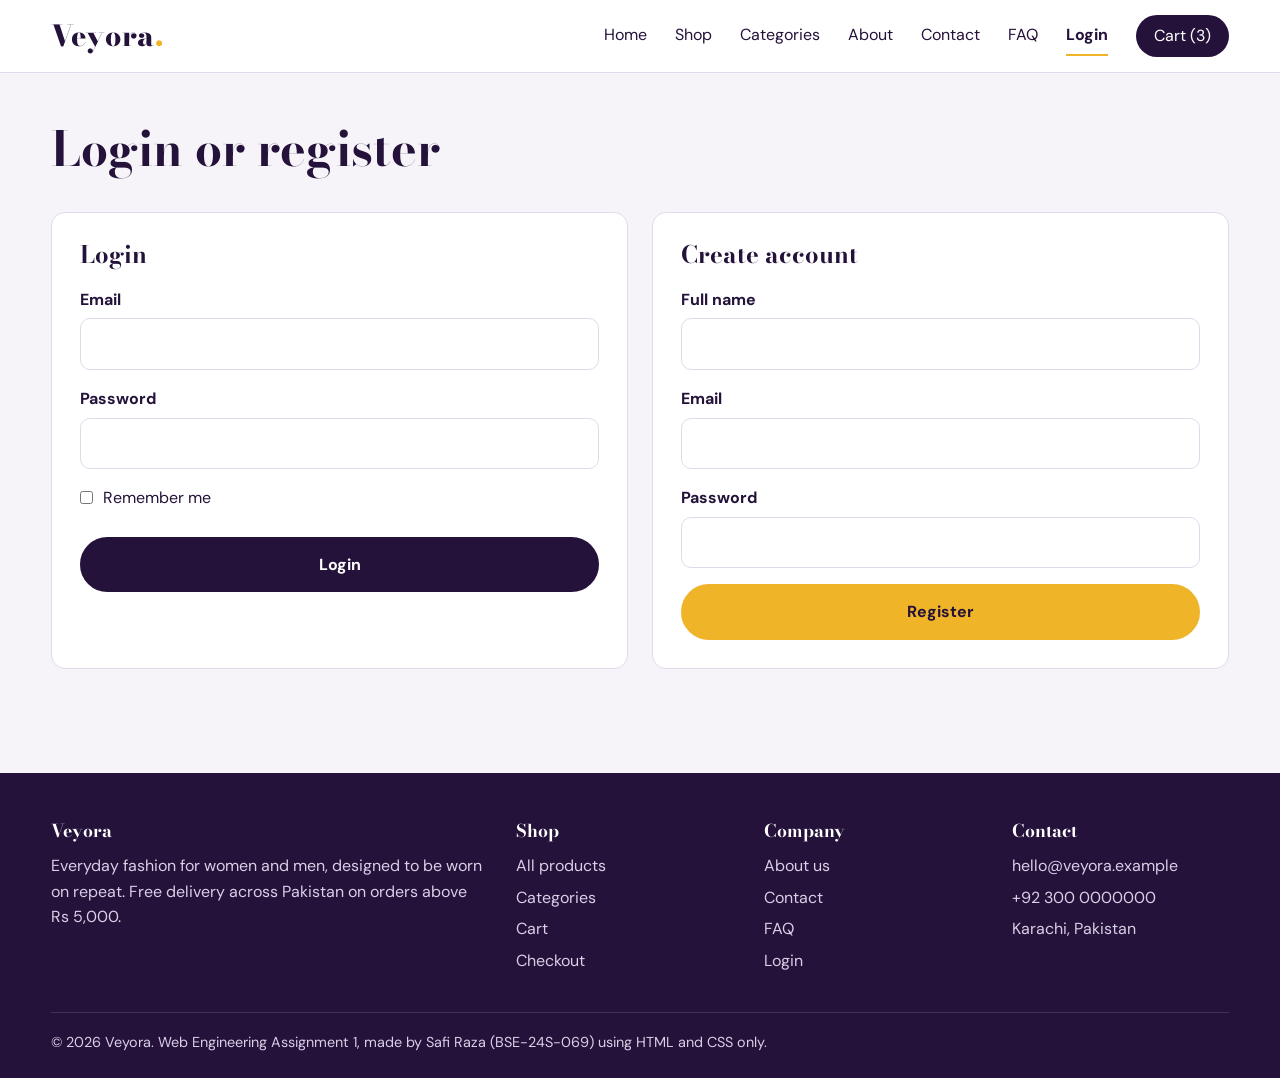
<file: login.html>
<!DOCTYPE html>
<html lang="en">
<head>
<meta charset="UTF-8">
<meta name="viewport" content="width=device-width, initial-scale=1">
<meta name="description" content="Login or create a Veyora account.">
<title>Login | Veyora</title>
<link rel="preconnect" href="https://fonts.googleapis.com">
<link rel="preconnect" href="https://fonts.gstatic.com" crossorigin>
<link href="https://fonts.googleapis.com/css2?family=Bodoni+Moda:wght@600;800&family=DM+Sans:wght@400;500;700&display=swap" rel="stylesheet">
<link rel="stylesheet" href="css/style.css">
</head>
<body>
<header class="site-header">
  <div class="container bar">
    <a class="logo" href="index.html">Veyora<span>.</span></a>
    <input type="checkbox" id="menu-toggle" class="menu-toggle" aria-label="Open menu">
    <label for="menu-toggle" class="burger" aria-hidden="true"><span></span><span></span><span></span></label>
    <nav class="nav" aria-label="Main navigation">
      <a href="index.html">Home</a>
      <a href="shop.html">Shop</a>
      <a href="categories.html">Categories</a>
      <a href="about.html">About</a>
      <a href="contact.html">Contact</a>
      <a href="faq.html">FAQ</a>
      <a href="login.html" aria-current="page">Login</a>
      <a class="cart-link" href="cart.html">Cart (3)</a>
    </nav>
  </div>
</header>
<main>
<section class="page-title"><div class="container"><h1>Login or register</h1></div></section><section class="section" style="padding-top:28px"><div class="container grid grid-2">
<form class="panel" action="index.html" method="get"><h2>Login</h2>
<div class="field"><label for="le">Email</label><input id="le" name="email" type="email" required></div>
<div class="field"><label for="lp">Password</label><input id="lp" name="password" type="password" required></div>
<label class="radio-line" style="border:0;padding:0 0 16px"><input type="checkbox" name="remember"> Remember me</label>
<button class="btn btn-dark btn-block" type="submit">Login</button></form>
<form class="panel" action="index.html" method="get"><h2>Create account</h2>
<div class="field"><label for="rn">Full name</label><input id="rn" name="name" type="text" required></div>
<div class="field"><label for="re">Email</label><input id="re" name="email" type="email" required></div>
<div class="field"><label for="rp">Password</label><input id="rp" name="password" type="password" minlength="8" required></div>
<button class="btn btn-block" type="submit">Register</button></form></div></section>
</main>
<footer class="site-footer">
  <div class="container">
    <div class="footer-grid">
      <div><h3>Veyora</h3><p>Everyday fashion for women and men, designed to be worn on repeat. Free delivery across Pakistan on orders above Rs 5,000.</p></div>
      <div><h3>Shop</h3><ul><li><a href="shop.html">All products</a></li><li><a href="categories.html">Categories</a></li><li><a href="cart.html">Cart</a></li><li><a href="checkout.html">Checkout</a></li></ul></div>
      <div><h3>Company</h3><ul><li><a href="about.html">About us</a></li><li><a href="contact.html">Contact</a></li><li><a href="faq.html">FAQ</a></li><li><a href="login.html">Login</a></li></ul></div>
      <div><h3>Contact</h3><ul><li>hello@veyora.example</li><li>+92 300 0000000</li><li>Karachi, Pakistan</li></ul></div>
    </div>
    <p class="copy">&copy; 2026 Veyora. Web Engineering Assignment 1, made by Safi Raza (BSE-24S-069) using HTML and CSS only.</p>
  </div>
</footer>
</body>
</html>
</file>
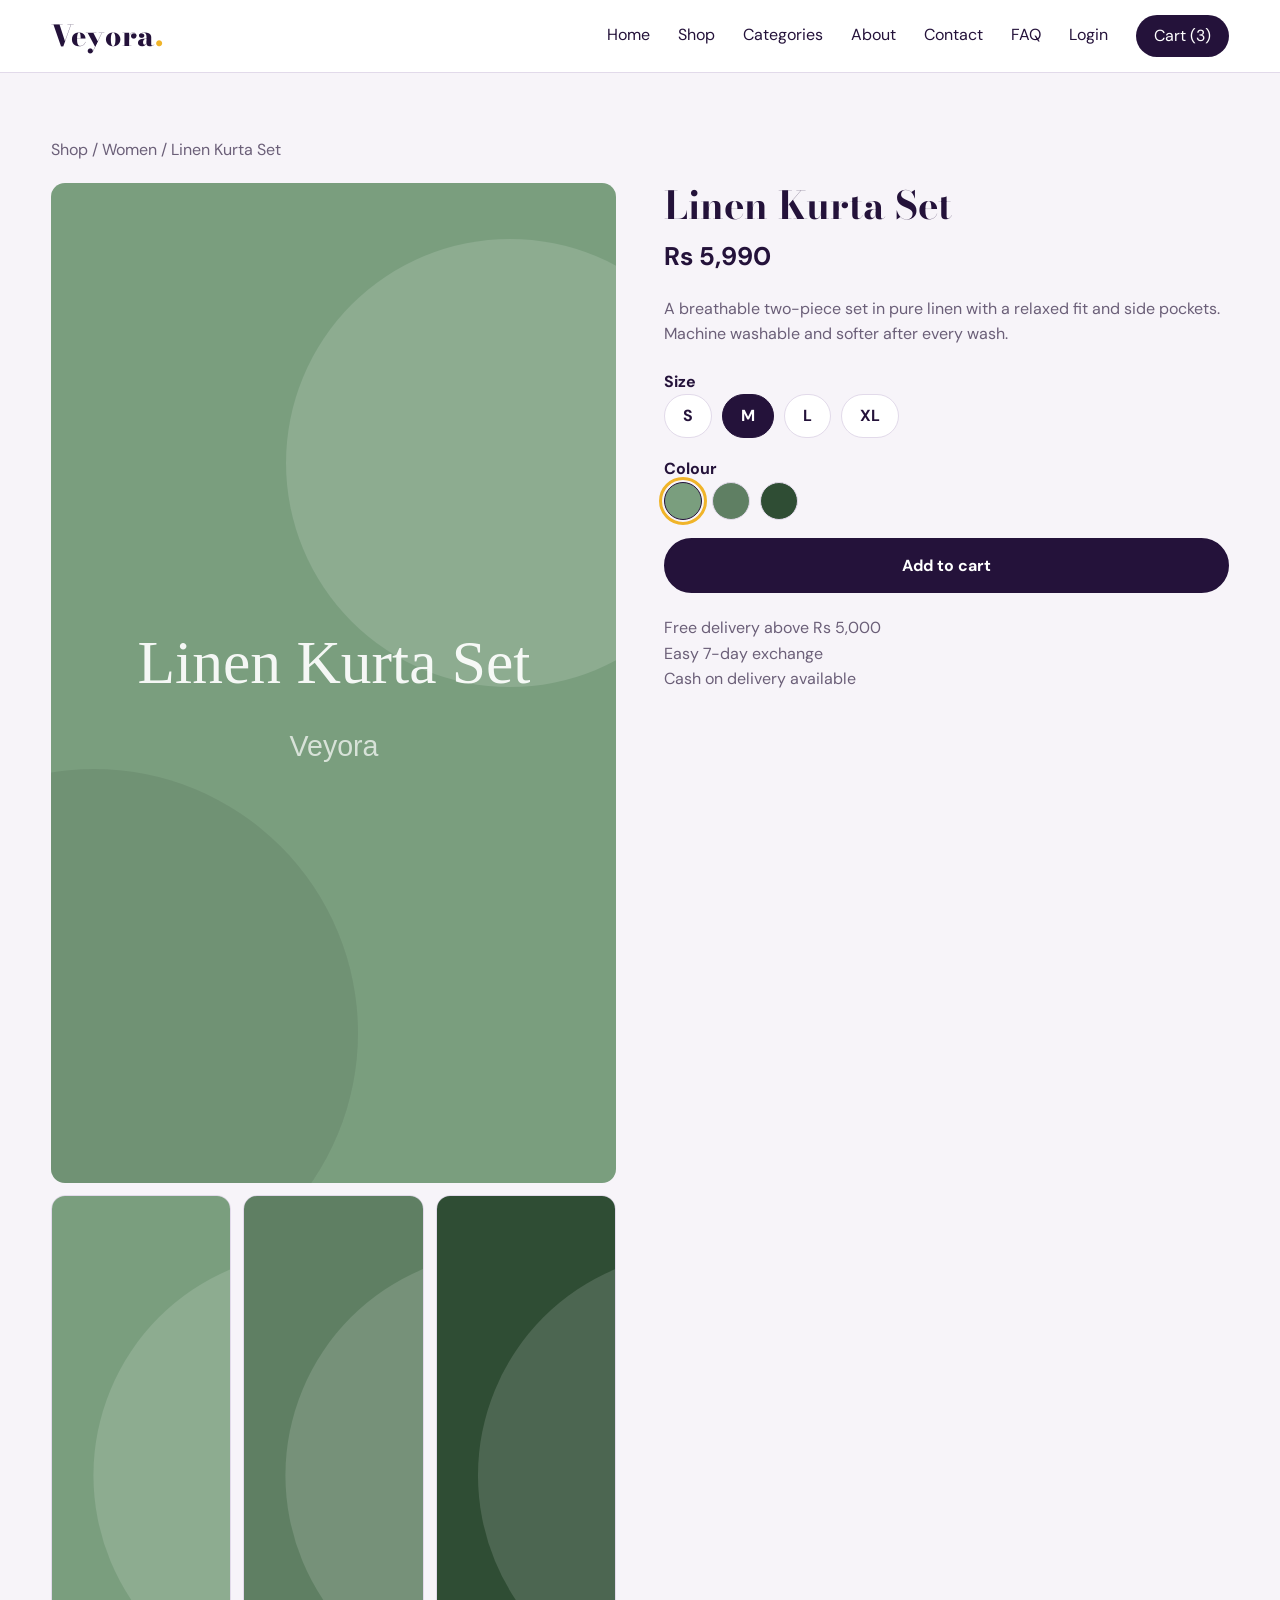
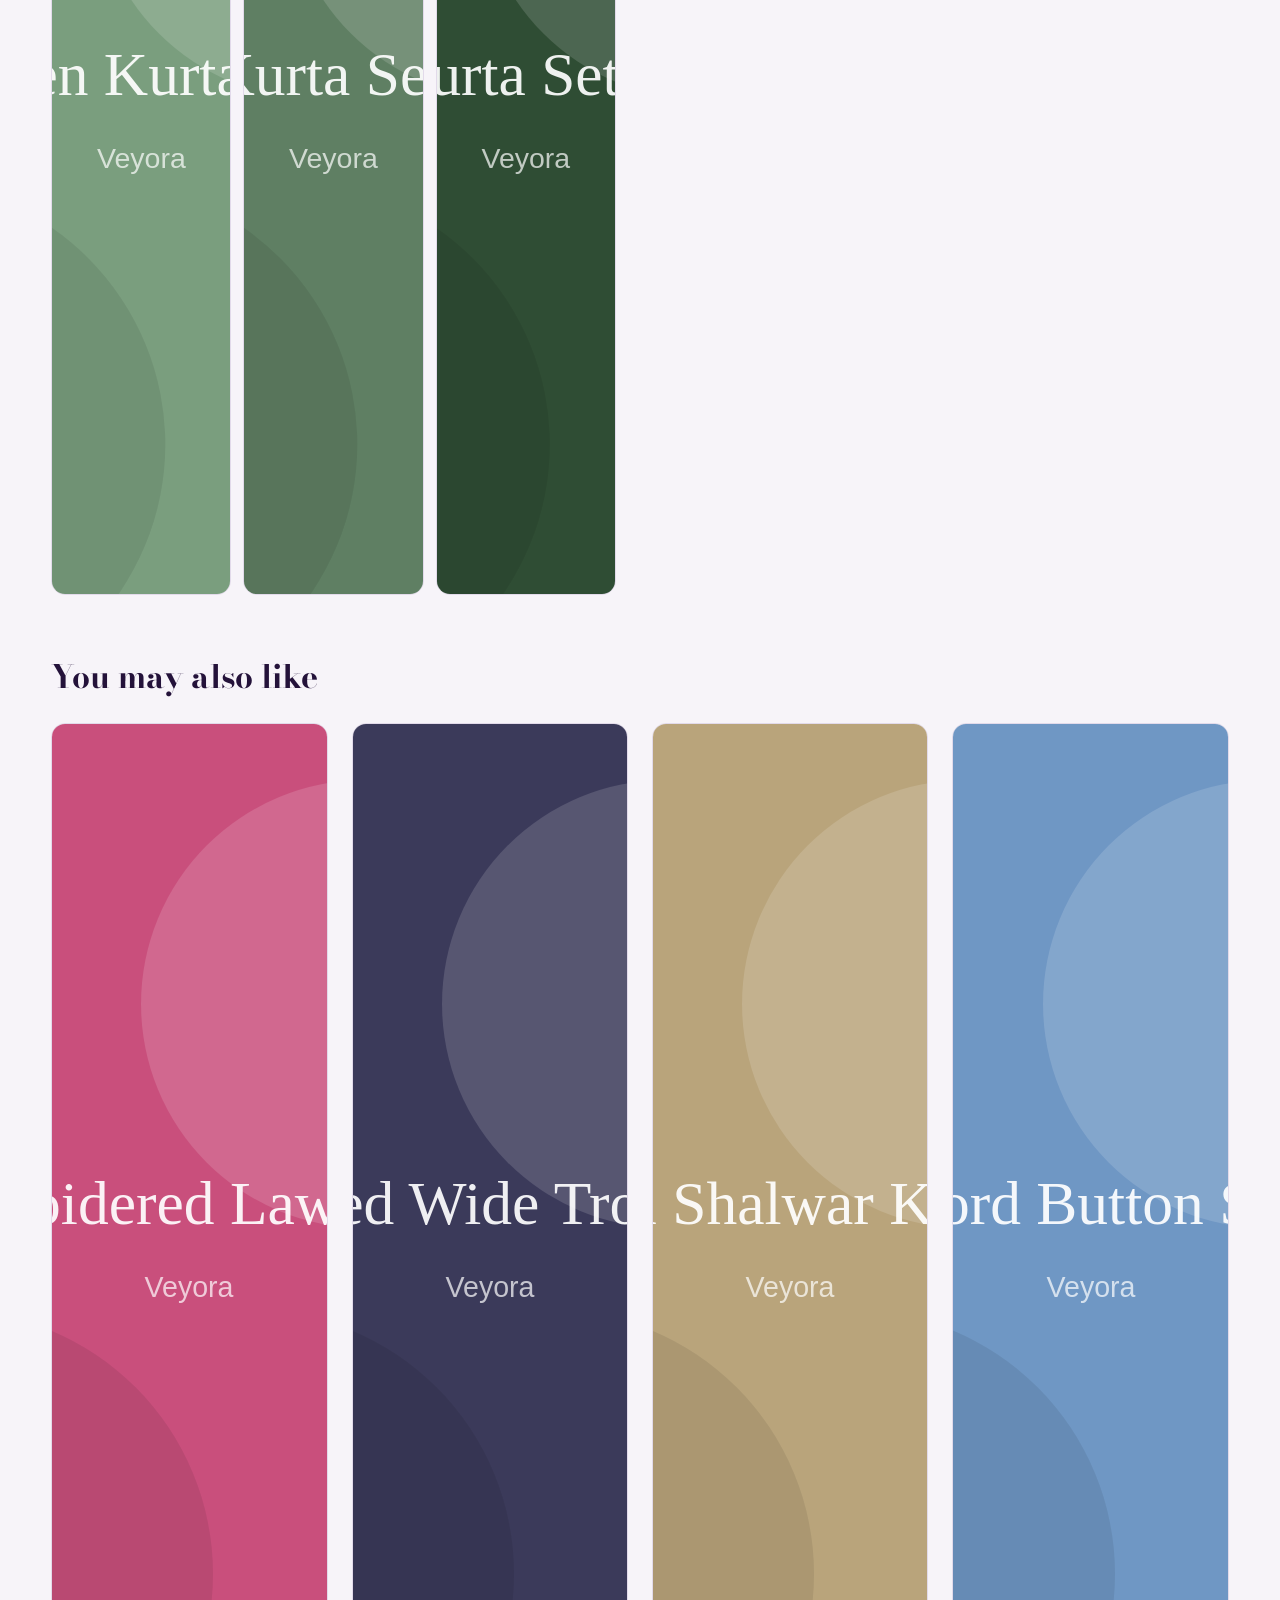
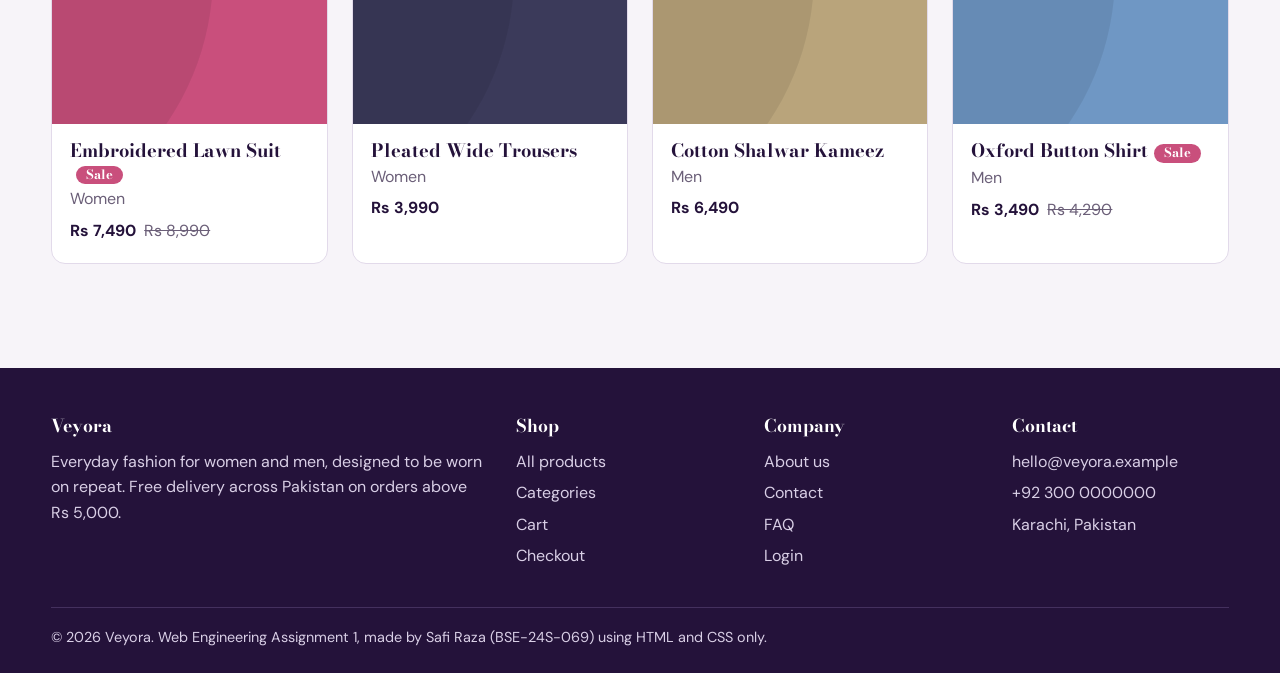
<file: product.html>
<!DOCTYPE html>
<html lang="en">
<head>
<meta charset="UTF-8">
<meta name="viewport" content="width=device-width, initial-scale=1">
<meta name="description" content="Linen Kurta Set product details.">
<title>Linen Kurta Set | Veyora</title>
<link rel="preconnect" href="https://fonts.googleapis.com">
<link rel="preconnect" href="https://fonts.gstatic.com" crossorigin>
<link href="https://fonts.googleapis.com/css2?family=Bodoni+Moda:wght@600;800&family=DM+Sans:wght@400;500;700&display=swap" rel="stylesheet">
<link rel="stylesheet" href="css/style.css">
</head>
<body>
<header class="site-header">
  <div class="container bar">
    <a class="logo" href="index.html">Veyora<span>.</span></a>
    <input type="checkbox" id="menu-toggle" class="menu-toggle" aria-label="Open menu">
    <label for="menu-toggle" class="burger" aria-hidden="true"><span></span><span></span><span></span></label>
    <nav class="nav" aria-label="Main navigation">
      <a href="index.html">Home</a>
      <a href="shop.html">Shop</a>
      <a href="categories.html">Categories</a>
      <a href="about.html">About</a>
      <a href="contact.html">Contact</a>
      <a href="faq.html">FAQ</a>
      <a href="login.html">Login</a>
      <a class="cart-link" href="cart.html">Cart (3)</a>
    </nav>
  </div>
</header>
<main>
<section class="section"><div class="container"><p class="muted" style="margin-bottom:20px"><a href="shop.html">Shop</a> / Women / Linen Kurta Set</p>
<div class="detail"><div class="gallery"><img src="images/p1.svg" alt="Linen Kurta Set front view" width="800" height="1000">
<div class="thumbs"><img src="images/p1.svg" alt="Linen Kurta Set in mint" width="800" height="1000"><img src="images/p1-b.svg" alt="Linen Kurta Set in sage" width="800" height="1000"><img src="images/p1-c.svg" alt="Linen Kurta Set in forest green" width="800" height="1000"></div></div>
<div><h1>Linen Kurta Set</h1><p class="price">Rs 5,990</p>
<p class="muted" style="margin-bottom:22px">A breathable two-piece set in pure linen with a relaxed fit and side pockets. Machine washable and softer after every wash.</p>
<form action="cart.html" method="get">
<p><strong>Size</strong></p><div class="options">
<input type="radio" name="size" id="s" value="S"><label for="s">S</label>
<input type="radio" name="size" id="m" value="M" checked><label for="m">M</label>
<input type="radio" name="size" id="l" value="L"><label for="l">L</label>
<input type="radio" name="size" id="xl" value="XL"><label for="xl">XL</label></div>
<p><strong>Colour</strong></p><div class="options">
<input type="radio" name="colour" id="c1" value="mint" checked><label class="swatch" for="c1" style="background:#7a9e7e" title="Mint"></label>
<input type="radio" name="colour" id="c2" value="sage"><label class="swatch" for="c2" style="background:#5f7f63" title="Sage"></label>
<input type="radio" name="colour" id="c3" value="forest"><label class="swatch" for="c3" style="background:#2f4d34" title="Forest"></label></div>
<button class="btn btn-dark btn-block" type="submit">Add to cart</button></form>
<ul class="muted" style="margin-top:22px"><li>Free delivery above Rs 5,000</li><li>Easy 7-day exchange</li><li>Cash on delivery available</li></ul></div></div>
<div class="section-head" style="margin-top:64px"><h2>You may also like</h2></div><div class="grid grid-4"><article class="card"><a href="product.html"><img src="images/p2.svg" alt="Embroidered Lawn Suit in women collection" width="800" height="1000"></a>
<div class="card-body"><h3><a href="product.html">Embroidered Lawn Suit</a><span class="badge">Sale</span></h3><p class="muted">Women</p><p class="price">Rs 7,490<del>Rs 8,990</del></p></div></article><article class="card"><a href="product.html"><img src="images/p3.svg" alt="Pleated Wide Trousers in women collection" width="800" height="1000"></a>
<div class="card-body"><h3><a href="product.html">Pleated Wide Trousers</a></h3><p class="muted">Women</p><p class="price">Rs 3,990</p></div></article><article class="card"><a href="product.html"><img src="images/p4.svg" alt="Cotton Shalwar Kameez in men collection" width="800" height="1000"></a>
<div class="card-body"><h3><a href="product.html">Cotton Shalwar Kameez</a></h3><p class="muted">Men</p><p class="price">Rs 6,490</p></div></article><article class="card"><a href="product.html"><img src="images/p5.svg" alt="Oxford Button Shirt in men collection" width="800" height="1000"></a>
<div class="card-body"><h3><a href="product.html">Oxford Button Shirt</a><span class="badge">Sale</span></h3><p class="muted">Men</p><p class="price">Rs 3,490<del>Rs 4,290</del></p></div></article></div></div></section>
</main>
<footer class="site-footer">
  <div class="container">
    <div class="footer-grid">
      <div><h3>Veyora</h3><p>Everyday fashion for women and men, designed to be worn on repeat. Free delivery across Pakistan on orders above Rs 5,000.</p></div>
      <div><h3>Shop</h3><ul><li><a href="shop.html">All products</a></li><li><a href="categories.html">Categories</a></li><li><a href="cart.html">Cart</a></li><li><a href="checkout.html">Checkout</a></li></ul></div>
      <div><h3>Company</h3><ul><li><a href="about.html">About us</a></li><li><a href="contact.html">Contact</a></li><li><a href="faq.html">FAQ</a></li><li><a href="login.html">Login</a></li></ul></div>
      <div><h3>Contact</h3><ul><li>hello@veyora.example</li><li>+92 300 0000000</li><li>Karachi, Pakistan</li></ul></div>
    </div>
    <p class="copy">&copy; 2026 Veyora. Web Engineering Assignment 1, made by Safi Raza (BSE-24S-069) using HTML and CSS only.</p>
  </div>
</footer>
</body>
</html>
</file>
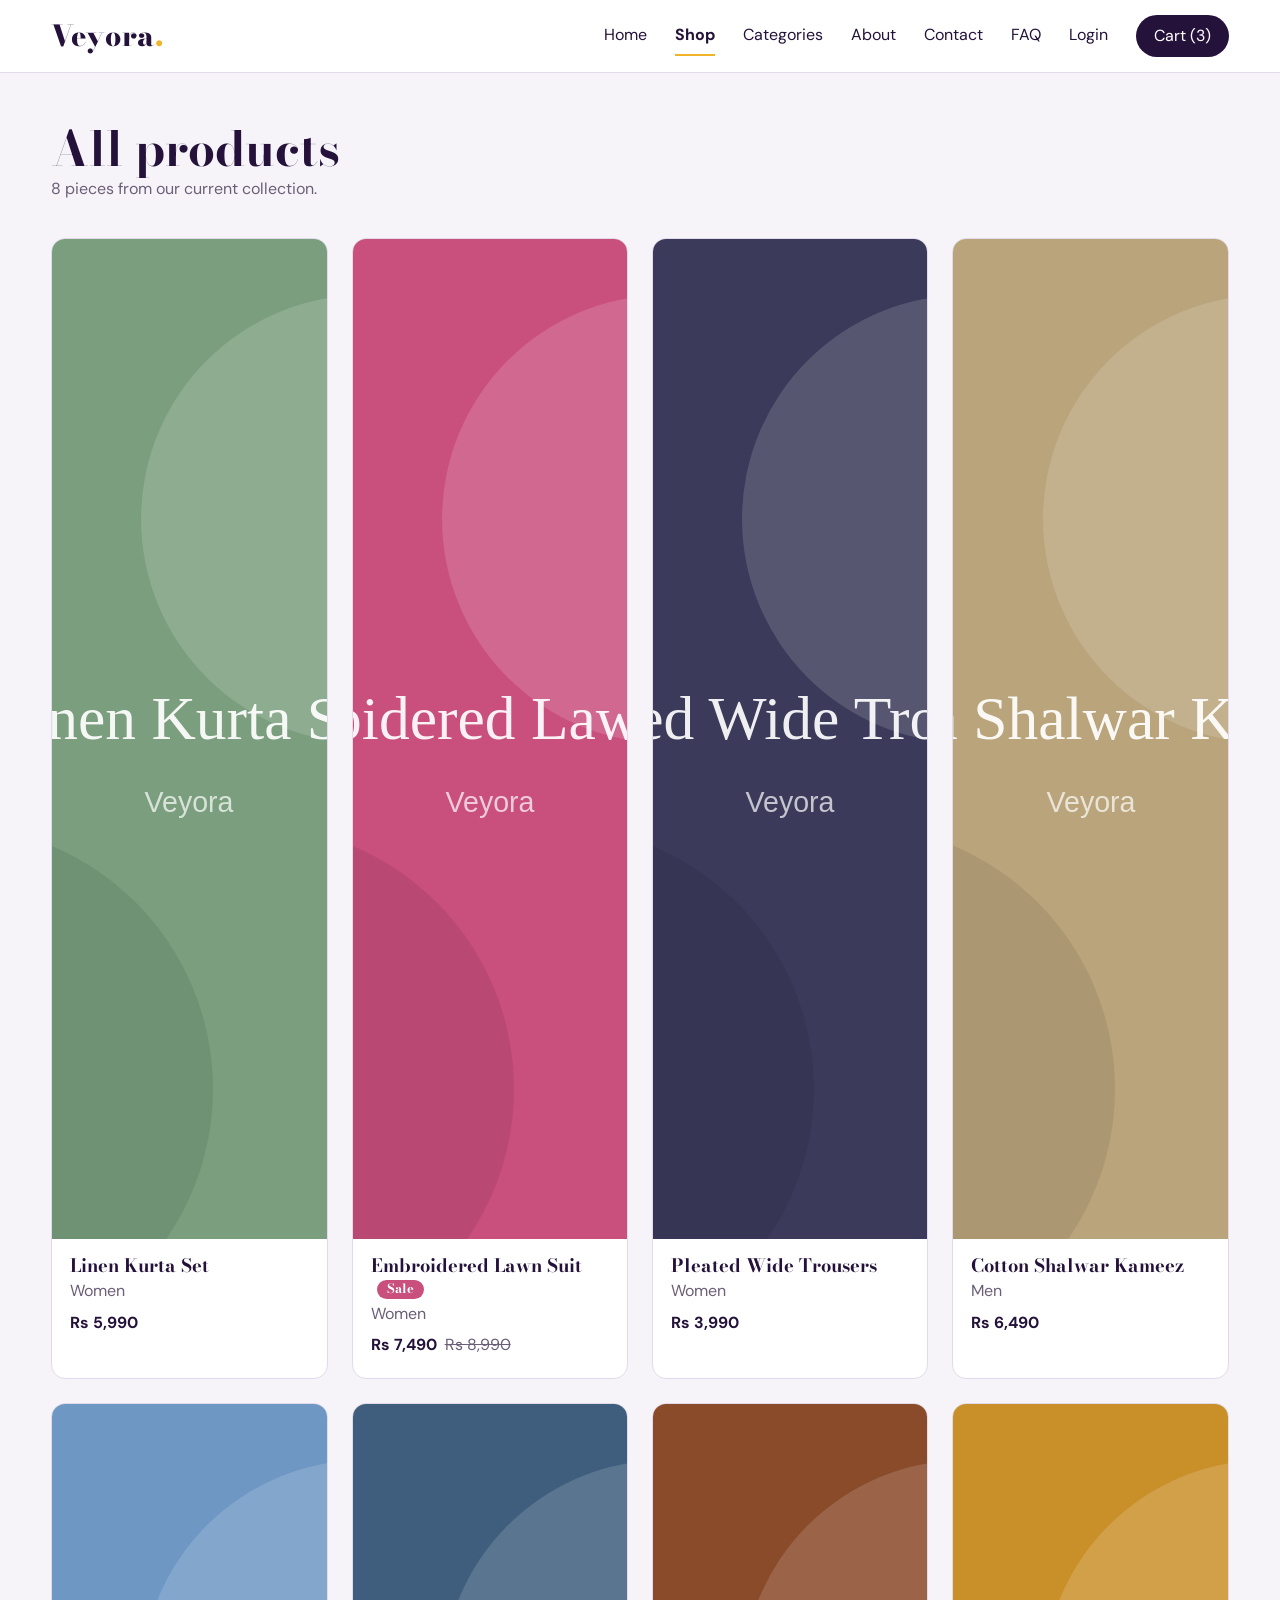
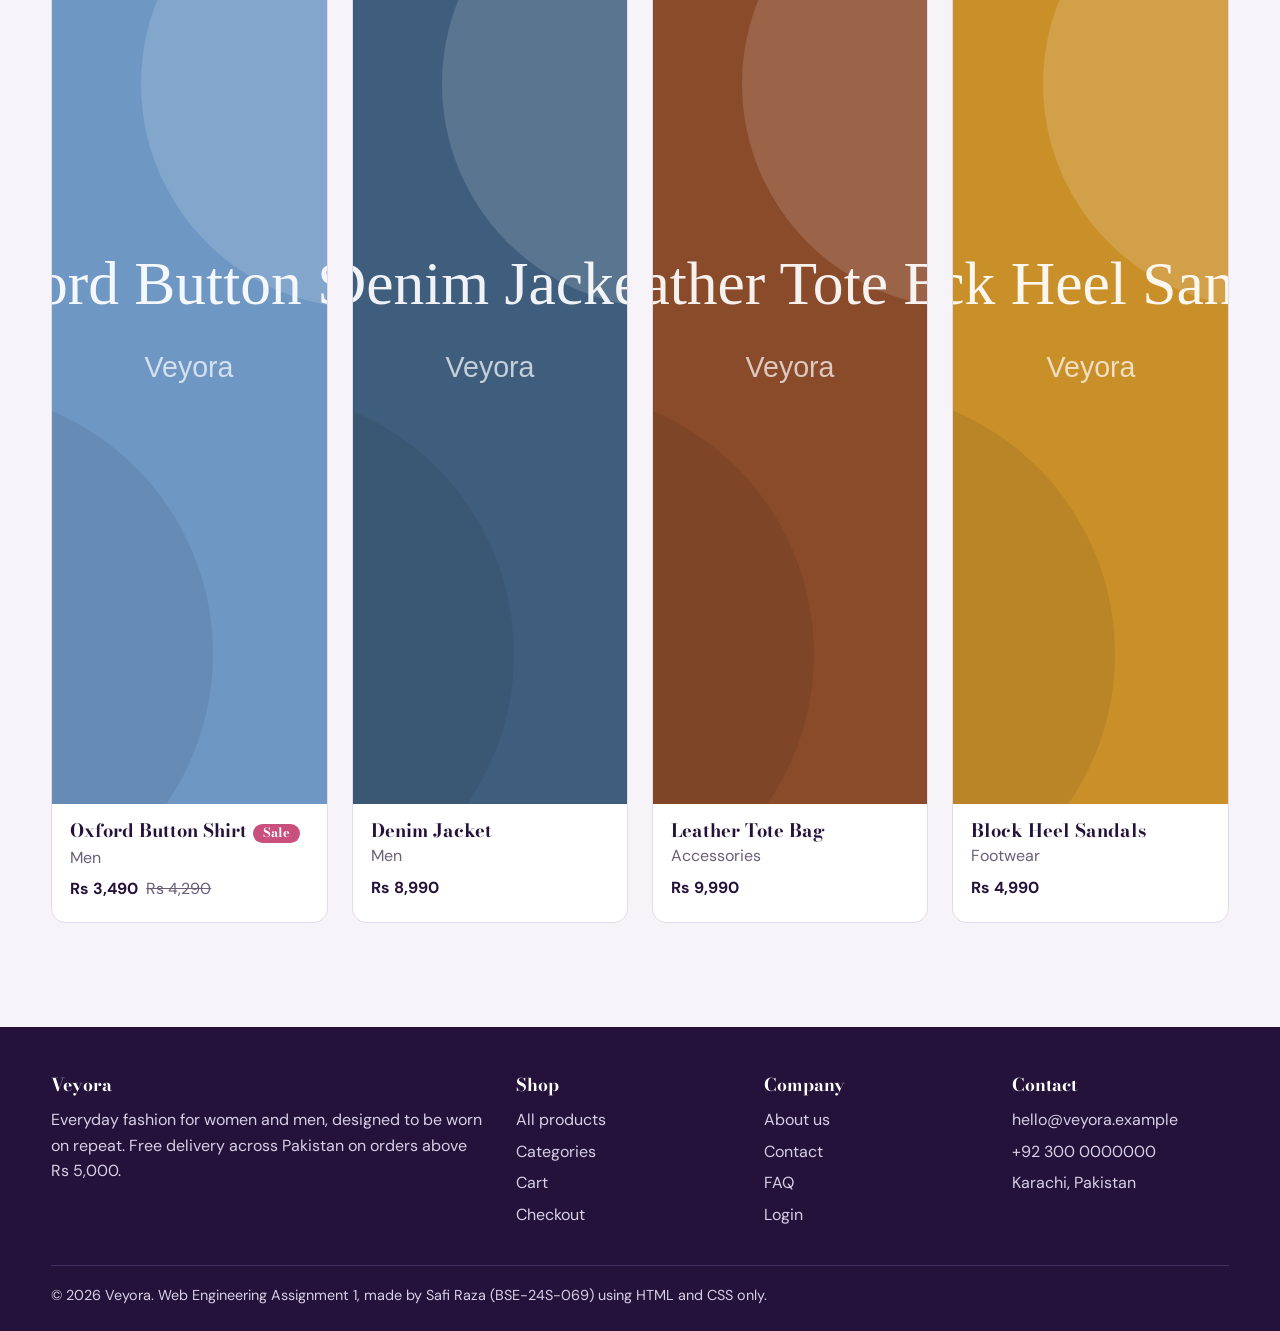
<file: shop.html>
<!DOCTYPE html>
<html lang="en">
<head>
<meta charset="UTF-8">
<meta name="viewport" content="width=device-width, initial-scale=1">
<meta name="description" content="Browse all Veyora fashion products.">
<title>Shop | Veyora</title>
<link rel="preconnect" href="https://fonts.googleapis.com">
<link rel="preconnect" href="https://fonts.gstatic.com" crossorigin>
<link href="https://fonts.googleapis.com/css2?family=Bodoni+Moda:wght@600;800&family=DM+Sans:wght@400;500;700&display=swap" rel="stylesheet">
<link rel="stylesheet" href="css/style.css">
</head>
<body>
<header class="site-header">
  <div class="container bar">
    <a class="logo" href="index.html">Veyora<span>.</span></a>
    <input type="checkbox" id="menu-toggle" class="menu-toggle" aria-label="Open menu">
    <label for="menu-toggle" class="burger" aria-hidden="true"><span></span><span></span><span></span></label>
    <nav class="nav" aria-label="Main navigation">
      <a href="index.html">Home</a>
      <a href="shop.html" aria-current="page">Shop</a>
      <a href="categories.html">Categories</a>
      <a href="about.html">About</a>
      <a href="contact.html">Contact</a>
      <a href="faq.html">FAQ</a>
      <a href="login.html">Login</a>
      <a class="cart-link" href="cart.html">Cart (3)</a>
    </nav>
  </div>
</header>
<main>
<section class="page-title"><div class="container"><h1>All products</h1><p class="muted">8 pieces from our current collection.</p></div></section><section class="section" style="padding-top:28px"><div class="container"><div class="grid grid-4"><article class="card"><a href="product.html"><img src="images/p1.svg" alt="Linen Kurta Set in women collection" width="800" height="1000"></a>
<div class="card-body"><h3><a href="product.html">Linen Kurta Set</a></h3><p class="muted">Women</p><p class="price">Rs 5,990</p></div></article><article class="card"><a href="product.html"><img src="images/p2.svg" alt="Embroidered Lawn Suit in women collection" width="800" height="1000"></a>
<div class="card-body"><h3><a href="product.html">Embroidered Lawn Suit</a><span class="badge">Sale</span></h3><p class="muted">Women</p><p class="price">Rs 7,490<del>Rs 8,990</del></p></div></article><article class="card"><a href="product.html"><img src="images/p3.svg" alt="Pleated Wide Trousers in women collection" width="800" height="1000"></a>
<div class="card-body"><h3><a href="product.html">Pleated Wide Trousers</a></h3><p class="muted">Women</p><p class="price">Rs 3,990</p></div></article><article class="card"><a href="product.html"><img src="images/p4.svg" alt="Cotton Shalwar Kameez in men collection" width="800" height="1000"></a>
<div class="card-body"><h3><a href="product.html">Cotton Shalwar Kameez</a></h3><p class="muted">Men</p><p class="price">Rs 6,490</p></div></article><article class="card"><a href="product.html"><img src="images/p5.svg" alt="Oxford Button Shirt in men collection" width="800" height="1000"></a>
<div class="card-body"><h3><a href="product.html">Oxford Button Shirt</a><span class="badge">Sale</span></h3><p class="muted">Men</p><p class="price">Rs 3,490<del>Rs 4,290</del></p></div></article><article class="card"><a href="product.html"><img src="images/p6.svg" alt="Denim Jacket in men collection" width="800" height="1000"></a>
<div class="card-body"><h3><a href="product.html">Denim Jacket</a></h3><p class="muted">Men</p><p class="price">Rs 8,990</p></div></article><article class="card"><a href="product.html"><img src="images/p7.svg" alt="Leather Tote Bag in accessories collection" width="800" height="1000"></a>
<div class="card-body"><h3><a href="product.html">Leather Tote Bag</a></h3><p class="muted">Accessories</p><p class="price">Rs 9,990</p></div></article><article class="card"><a href="product.html"><img src="images/p8.svg" alt="Block Heel Sandals in footwear collection" width="800" height="1000"></a>
<div class="card-body"><h3><a href="product.html">Block Heel Sandals</a></h3><p class="muted">Footwear</p><p class="price">Rs 4,990</p></div></article></div></div></section>
</main>
<footer class="site-footer">
  <div class="container">
    <div class="footer-grid">
      <div><h3>Veyora</h3><p>Everyday fashion for women and men, designed to be worn on repeat. Free delivery across Pakistan on orders above Rs 5,000.</p></div>
      <div><h3>Shop</h3><ul><li><a href="shop.html">All products</a></li><li><a href="categories.html">Categories</a></li><li><a href="cart.html">Cart</a></li><li><a href="checkout.html">Checkout</a></li></ul></div>
      <div><h3>Company</h3><ul><li><a href="about.html">About us</a></li><li><a href="contact.html">Contact</a></li><li><a href="faq.html">FAQ</a></li><li><a href="login.html">Login</a></li></ul></div>
      <div><h3>Contact</h3><ul><li>hello@veyora.example</li><li>+92 300 0000000</li><li>Karachi, Pakistan</li></ul></div>
    </div>
    <p class="copy">&copy; 2026 Veyora. Web Engineering Assignment 1, made by Safi Raza (BSE-24S-069) using HTML and CSS only.</p>
  </div>
</footer>
</body>
</html>
</file>
<file: css/style.css>
/* ==========================================================
   VEYORA - style.css
   Sections: 1 Variables | 2 Reset | 3 Layout | 4 Header & Nav
   5 Components | 6 Pages | 7 Footer | 8 Responsive
   ========================================================== */

/* 1. VARIABLES */
:root {
  --ink: #24123a;
  --plum: #5b2a86;
  --paper: #f7f4f9;
  --card: #ffffff;
  --accent: #f0b429;
  --rose: #c94f7c;
  --muted: #6b5f78;
  --line: #e2daea;
  --radius: 14px;
  --font-head: "Bodoni Moda", Georgia, serif;
  --font-body: "DM Sans", Arial, sans-serif;
  --max: 1180px;
}

/* 2. RESET */
*, *::before, *::after { box-sizing: border-box; margin: 0; padding: 0; }
html { scroll-behavior: smooth; }
body { font-family: var(--font-body); background: var(--paper); color: var(--ink); line-height: 1.6; }
img { max-width: 100%; display: block; }
a { color: inherit; text-decoration: none; }
ul { list-style: none; }
h1, h2, h3 { font-family: var(--font-head); line-height: 1.15; font-weight: 700; }
:focus-visible { outline: 3px solid var(--accent); outline-offset: 2px; }

/* 3. LAYOUT */
.container { width: min(var(--max), 92%); margin-inline: auto; }
.section { padding: 64px 0; }
.section-head { display: flex; justify-content: space-between; align-items: end; gap: 16px; margin-bottom: 28px; flex-wrap: wrap; }
.section-head h2 { font-size: 2rem; }
.grid { display: grid; gap: 24px; }
.grid-4 { grid-template-columns: repeat(auto-fill, minmax(240px, 1fr)); }
.grid-3 { grid-template-columns: repeat(auto-fit, minmax(260px, 1fr)); }
.grid-2 { grid-template-columns: repeat(auto-fit, minmax(300px, 1fr)); }
.muted { color: var(--muted); }

/* 4. HEADER & NAV (CSS-only hamburger) */
.site-header { background: var(--card); border-bottom: 1px solid var(--line); position: sticky; top: 0; z-index: 10; }
.bar { display: flex; align-items: center; justify-content: space-between; min-height: 72px; gap: 16px; }
.logo { font-family: var(--font-head); font-size: 1.8rem; font-weight: 800; letter-spacing: 0.02em; }
.logo span { color: var(--accent); }
.nav { display: flex; gap: 28px; align-items: center; }
.nav a { padding: 6px 0; border-bottom: 2px solid transparent; transition: border-color .2s, color .2s; }
.nav a:hover { color: var(--plum); border-color: var(--line); }
.nav a[aria-current="page"] { border-color: var(--accent); font-weight: 700; }
.nav .cart-link { background: var(--ink); color: #fff; padding: 8px 18px; border-radius: 999px; border: 0; }
.nav .cart-link:hover { background: var(--plum); color: #fff; }
.menu-toggle { position: absolute; opacity: 0; pointer-events: none; }
.burger { display: none; cursor: pointer; width: 42px; height: 42px; border: 1px solid var(--line); border-radius: 10px; align-items: center; justify-content: center; flex-direction: column; gap: 5px; }
.burger span { width: 20px; height: 2px; background: var(--ink); display: block; }
.menu-toggle:focus-visible + .burger { outline: 3px solid var(--accent); }

/* 5. COMPONENTS */
.btn { display: inline-block; background: var(--accent); color: var(--ink); font-weight: 700; padding: 13px 28px; border-radius: 999px; border: 2px solid var(--accent); cursor: pointer; font: inherit; font-weight: 700; transition: transform .2s, background .2s; }
.btn:hover { transform: translateY(-2px); background: #ffc93f; }
.btn-dark { background: var(--ink); border-color: var(--ink); color: #fff; }
.btn-dark:hover { background: var(--plum); border-color: var(--plum); }
.btn-outline { background: transparent; border-color: var(--ink); }
.btn-outline:hover { background: var(--ink); color: #fff; }
.btn-block { display: block; width: 100%; text-align: center; }

.card { background: var(--card); border: 1px solid var(--line); border-radius: var(--radius); overflow: hidden; transition: transform .25s, box-shadow .25s; }
.card:hover { transform: translateY(-4px); box-shadow: 0 14px 30px rgba(36, 18, 58, .12); }
.card img { width: 100%; aspect-ratio: 4 / 5; object-fit: cover; }
.card-body { padding: 16px 18px 20px; }
.card-body h3 { font-size: 1.15rem; margin-bottom: 2px; }
.price { font-weight: 700; margin-top: 6px; }
.price del { color: var(--muted); font-weight: 400; margin-left: 8px; }
.badge { display: inline-block; background: var(--rose); color: #fff; font-size: .8rem; padding: 2px 10px; border-radius: 999px; margin-left: 6px; }

.cat-card { position: relative; border-radius: var(--radius); overflow: hidden; display: block; }
.cat-card img { width: 100%; aspect-ratio: 4 / 5; object-fit: cover; transition: transform .4s; }
.cat-card:hover img { transform: scale(1.05); }
.cat-card h3 { position: absolute; left: 16px; bottom: 16px; background: var(--card); padding: 6px 16px; border-radius: 999px; font-size: 1.1rem; }

label { display: block; font-weight: 700; margin-bottom: 6px; }
input, select, textarea { width: 100%; padding: 12px 14px; border: 1px solid var(--line); border-radius: 10px; font: inherit; background: #fff; color: var(--ink); }
input:focus, select:focus, textarea:focus { border-color: var(--plum); outline: 2px solid var(--accent); }
.field { margin-bottom: 16px; }
.form-row { display: grid; grid-template-columns: 1fr 1fr; gap: 16px; }
.panel { background: var(--card); border: 1px solid var(--line); border-radius: var(--radius); padding: 28px; }
.panel h2 { font-size: 1.5rem; margin-bottom: 18px; }
.radio-line { display: flex; gap: 10px; align-items: center; font-weight: 400; padding: 12px 14px; border: 1px solid var(--line); border-radius: 10px; margin-bottom: 10px; cursor: pointer; }
.radio-line input { width: auto; }

/* 6. PAGES */
.page-title { padding: 48px 0 8px; }
.page-title h1 { font-size: clamp(2rem, 4vw, 3rem); }

/* Home hero */
.hero { background: var(--ink); color: #fff; overflow: hidden; }
.hero-inner { display: grid; grid-template-columns: 1.1fr 1fr; gap: 40px; align-items: center; padding: 64px 0; }
.hero h1 { font-size: clamp(2.6rem, 6vw, 4.8rem); margin-bottom: 18px; }
.hero p { max-width: 46ch; color: #d9cfe6; margin-bottom: 28px; font-size: 1.1rem; }
.hero .btn-outline { border-color: #fff; color: #fff; margin-left: 10px; }
.hero .btn-outline:hover { background: #fff; color: var(--ink); }
.hero img { border-radius: 200px 200px var(--radius) var(--radius); aspect-ratio: 4 / 5; object-fit: cover; width: 100%; max-width: 460px; margin-inline: auto; border: 6px solid var(--accent); }

.offer { background: var(--accent); border-radius: var(--radius); padding: 36px; display: flex; justify-content: space-between; align-items: center; gap: 20px; flex-wrap: wrap; }
.offer h2 { font-size: 1.8rem; }
.newsletter { display: flex; gap: 10px; max-width: 480px; }
.newsletter input { flex: 1; }

/* Product detail */
.detail { display: grid; grid-template-columns: 1fr 1fr; gap: 48px; align-items: start; }
.gallery img { border-radius: var(--radius); width: 100%; aspect-ratio: 4 / 5; object-fit: cover; }
.thumbs { display: grid; grid-template-columns: repeat(3, 1fr); gap: 12px; margin-top: 12px; }
.thumbs img { aspect-ratio: 1; border: 1px solid var(--line); }
.detail h1 { font-size: 2.4rem; margin-bottom: 8px; }
.detail .price { font-size: 1.6rem; margin: 10px 0 18px; }
.options { display: flex; gap: 10px; flex-wrap: wrap; margin-bottom: 18px; }
.options input { position: absolute; opacity: 0; width: 1px; }
.options label { margin: 0; padding: 8px 18px; border: 1px solid var(--line); border-radius: 999px; cursor: pointer; background: #fff; transition: background .2s; }
.options label:hover { border-color: var(--ink); }
.options input:checked + label { background: var(--ink); color: #fff; border-color: var(--ink); }
.options input:focus-visible + label { outline: 3px solid var(--accent); }
.options .swatch { width: 38px; height: 38px; padding: 0; border-radius: 50%; }
.options input:checked + .swatch { outline: 3px solid var(--accent); outline-offset: 2px; }

/* Cart & checkout */
.layout-side { display: grid; grid-template-columns: 1.7fr 1fr; gap: 28px; align-items: start; }
.cart-item { display: grid; grid-template-columns: 90px 1fr auto; gap: 18px; align-items: center; padding: 16px 0; border-bottom: 1px solid var(--line); }
.cart-item img { border-radius: 10px; aspect-ratio: 1; object-fit: cover; width: 90px; }
.summary-row { display: flex; justify-content: space-between; padding: 8px 0; }
.summary-total { border-top: 1px solid var(--line); margin-top: 8px; padding-top: 14px; font-weight: 700; font-size: 1.2rem; }

/* FAQ accordion (CSS only) */
details { background: var(--card); border: 1px solid var(--line); border-radius: 12px; margin-bottom: 12px; }
summary { cursor: pointer; padding: 18px 22px; font-weight: 700; list-style: none; display: flex; justify-content: space-between; }
summary::-webkit-details-marker { display: none; }
summary::after { content: "+"; font-size: 1.4rem; line-height: 1; transition: transform .25s; }
details[open] summary::after { transform: rotate(45deg); }
details p { padding: 0 22px 20px; color: var(--muted); }

.map-box { background: var(--line); border-radius: var(--radius); min-height: 220px; display: grid; place-items: center; color: var(--muted); margin-top: 18px; }
.about-img { border-radius: var(--radius); width: 100%; aspect-ratio: 4 / 3; object-fit: cover; }

/* 7. FOOTER */
.site-footer { background: var(--ink); color: #d9cfe6; padding: 48px 0 24px; margin-top: 40px; }
.footer-grid { display: grid; grid-template-columns: 2fr 1fr 1fr 1fr; gap: 32px; }
.site-footer h3 { color: #fff; font-size: 1.1rem; margin-bottom: 12px; }
.site-footer li { margin-bottom: 6px; }
.site-footer a:hover { color: var(--accent); }
.copy { border-top: 1px solid #44305e; margin-top: 32px; padding-top: 18px; font-size: .9rem; }

/* 8. RESPONSIVE */
@media (max-width: 900px) {
  .burger { display: flex; }
  .nav { display: none; position: absolute; top: 72px; left: 0; right: 0; background: var(--card); flex-direction: column; align-items: flex-start; padding: 18px 4%; border-bottom: 1px solid var(--line); gap: 14px; }
  .menu-toggle:checked ~ .nav { display: flex; }
  .hero-inner, .detail, .layout-side { grid-template-columns: 1fr; }
  .footer-grid { grid-template-columns: 1fr 1fr; }
}
@media (max-width: 560px) {
  .form-row, .footer-grid { grid-template-columns: 1fr; }
  .section { padding: 44px 0; }
  .newsletter { flex-direction: column; }
  .cart-item { grid-template-columns: 70px 1fr; }
  .cart-item img { width: 70px; }
  .hero .btn-outline { margin: 12px 0 0; }
}
@media (prefers-reduced-motion: reduce) { * { transition: none !important; scroll-behavior: auto !important; } }
</file>
